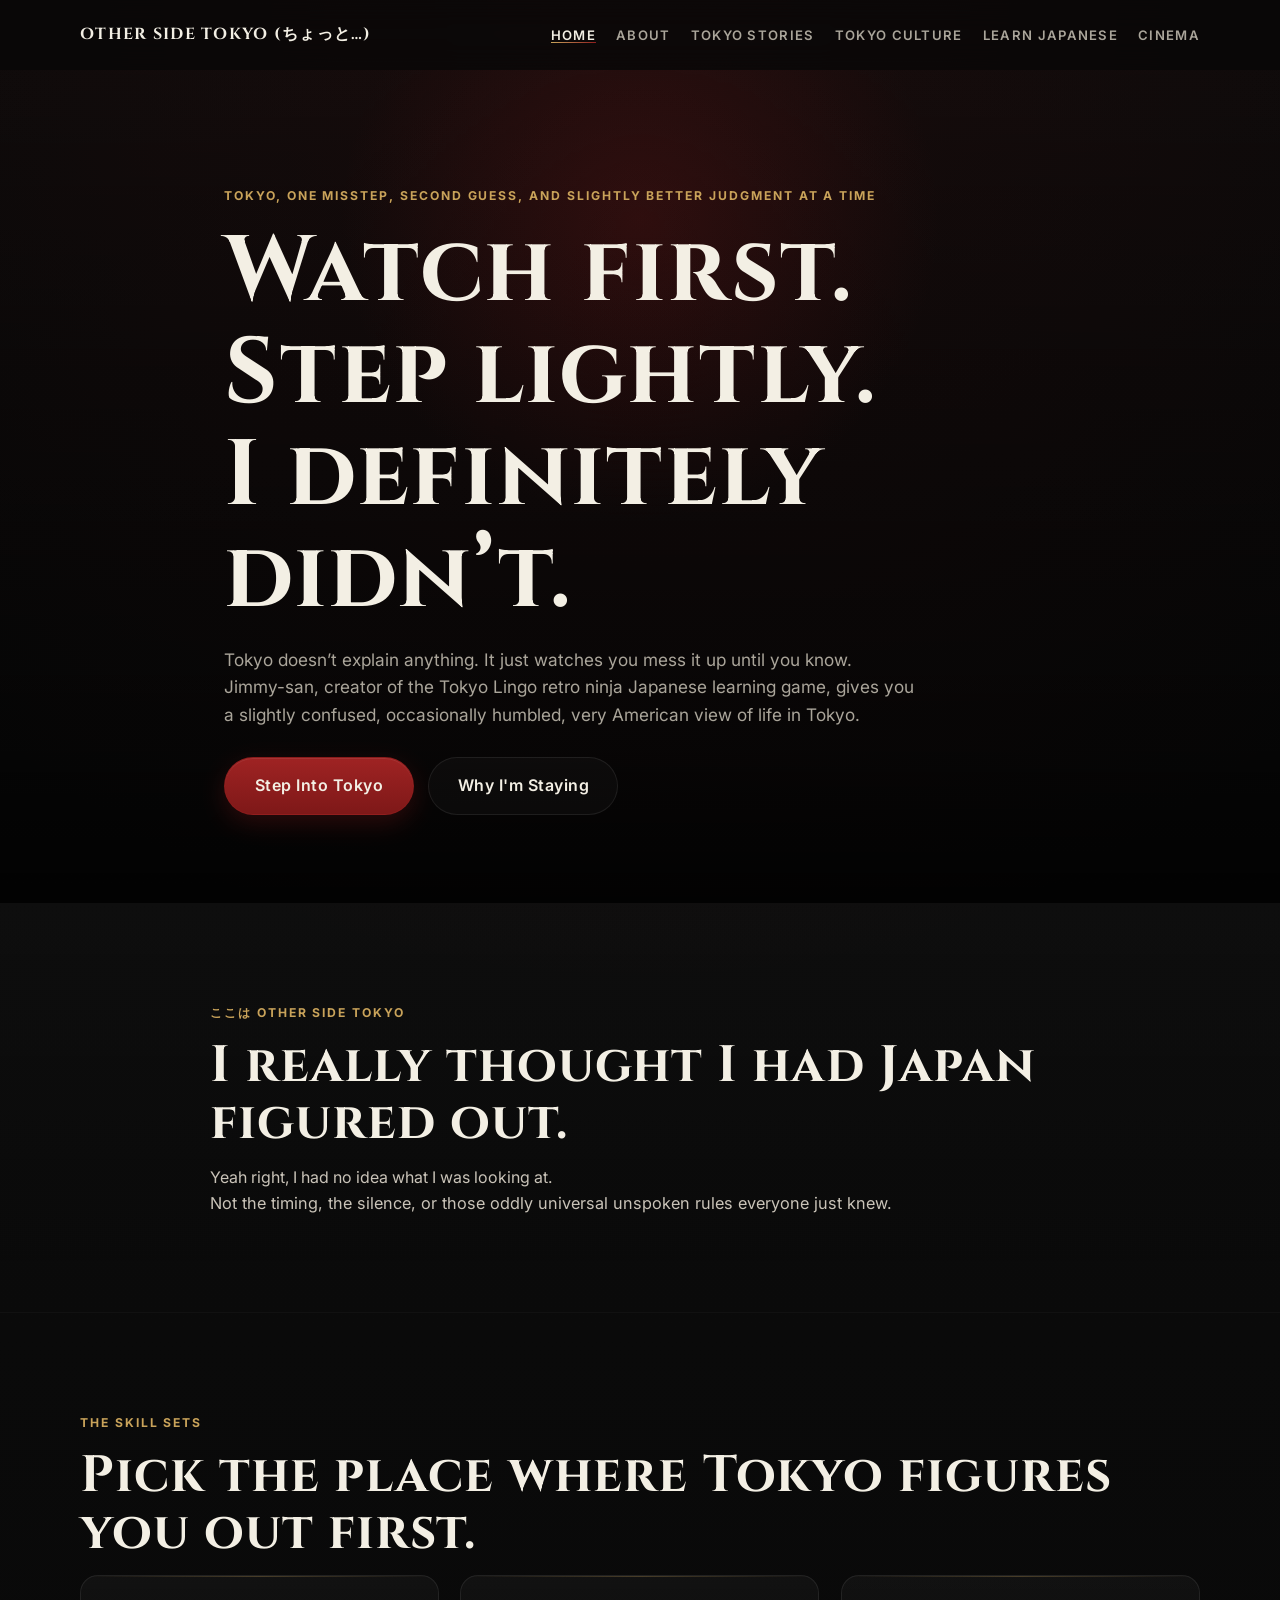
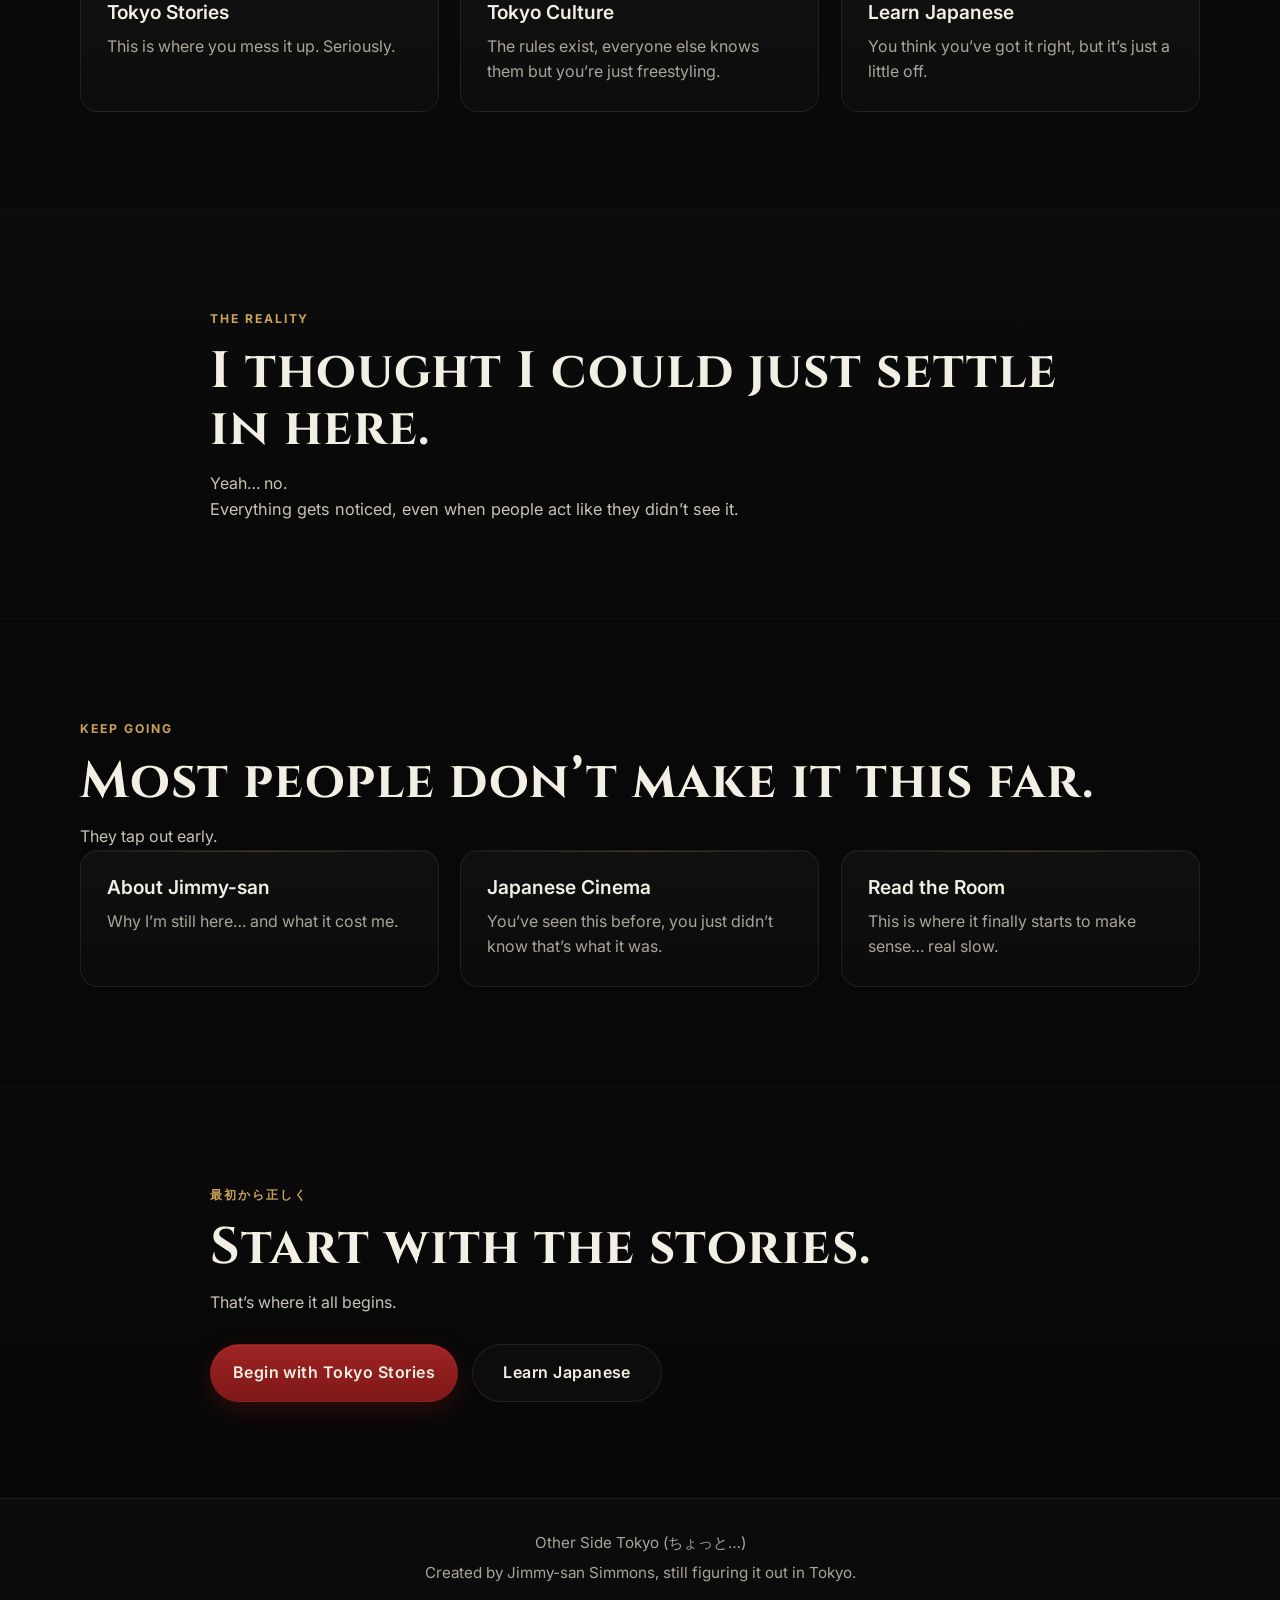
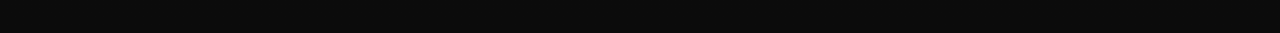
<file: index.html>
<!DOCTYPE html>
<html lang="en">
  <head>
    <meta charset="UTF-8" />
    <meta name="viewport" content="width=device-width, initial-scale=1.0" />
    <title>Other Side Tokyo (ちょっと…)</title>
    <meta
      name="description"
      content="Jimmy-san’s World is a cinematic Tokyo experience exploring Japanese culture, language, cinema, and daily life through the perspective of an American living in Tokyo with his Japanese wife."
    />

    <link rel="preconnect" href="https://fonts.googleapis.com" />
    <link rel="preconnect" href="https://fonts.gstatic.com" crossorigin />
    <link
      href="https://fonts.googleapis.com/css2?family=Cinzel:wght@400;600;700&family=Inter:wght@400;500;600;700&display=swap"
      rel="stylesheet"
    />

    <link rel="stylesheet" href="style.css" />
  </head>

  <body data-page="home">
    <header class="header">
      <div class="container header-inner">
        <a href="index.html" class="logo">Other Side Tokyo (ちょっと…)</a>

        <button
          class="menu-btn"
          id="menuBtn"
          type="button"
          aria-label="Toggle navigation menu"
          aria-expanded="false"
          aria-controls="nav"
        >
          ☰
        </button>

        <nav class="nav" id="nav" aria-label="Main navigation">
          <a href="index.html" data-nav="home">Home</a>
          <a href="about.html" data-nav="about">About</a>
          <a href="tokyo-stories.html" data-nav="tokyo-stories"
            >Tokyo Stories</a
          >
          <a href="tokyo-culture.html" data-nav="tokyo-culture"
            >Tokyo Culture</a
          >
          <a href="learn-japanese.html" data-nav="learn-japanese"
            >Learn Japanese</a
          >
          <a href="japanese-cinema.html" data-nav="japanese-cinema">Cinema</a>
        </nav>
      </div>
    </header>

    <main>
      <section class="hero" data-animate>
        <div class="container hero-inner">
          <p class="tag" data-animate data-delay="0ms">
            Tokyo, one misstep, second guess, and slightly better judgment at a
            time
          </p>

          <h1 data-animate data-delay="100ms">
            Watch first.<br />
            Step lightly.<br />
            I definitely didn’t.
          </h1>

          <p class="sub" data-animate data-delay="180ms">
            Tokyo doesn’t explain anything. It just watches you mess it up until
            you know.
          </p>

          <p class="sub" data-animate data-delay="220ms">
            Jimmy-san, creator of the Tokyo Lingo retro ninja Japanese learning
            game, gives you a slightly confused, occasionally humbled, very
            American view of life in Tokyo.
          </p>

          <div class="actions" data-animate data-delay="260ms">
            <a href="tokyo-stories.html" class="btn primary">Step Into Tokyo</a>
            <a href="about.html" class="btn">Why I'm Staying</a>
          </div>
        </div>
      </section>

      <section class="section intro" data-animate>
        <div class="container">
          <p class="tag">ここは Other Side Tokyo</p>
          <h2>I really thought I had Japan figured out.</h2>
          <p>Yeah right, I had no idea what I was looking at.</p>
          <p>
            Not the timing, the silence, or those oddly universal unspoken rules
            everyone just knew.
          </p>
        </div>
      </section>

      <section class="section chapters" data-animate>
        <div class="container">
          <p class="tag">The skill sets</p>
          <h2>Pick the place where Tokyo figures you out first.</h2>

          <div class="grid">
            <a
              href="tokyo-stories.html"
              class="card"
              data-animate
              data-delay="0ms"
            >
              <h3>Tokyo Stories</h3>
              <p>This is where you mess it up. Seriously.</p>
            </a>

            <a
              href="tokyo-culture.html"
              class="card"
              data-animate
              data-delay="100ms"
            >
              <h3>Tokyo Culture</h3>
              <p>
                The rules exist, everyone else knows them but you’re just
                freestyling.
              </p>
            </a>

            <a
              href="learn-japanese.html"
              class="card"
              data-animate
              data-delay="200ms"
            >
              <h3>Learn Japanese</h3>
              <p>You think you’ve got it right, but it’s just a little off.</p>
            </a>
          </div>
        </div>
      </section>

      <section class="section philosophy" data-animate>
        <div class="container">
          <p class="tag">The reality</p>
          <h2>I thought I could just settle in here.</h2>
          <p>Yeah… no.</p>
          <p>
            Everything gets noticed, even when people act like they didn’t see
            it.
          </p>
        </div>
      </section>

      <section class="section pathways" data-animate>
        <div class="container">
          <p class="tag">Keep going</p>
          <h2>Most people don’t make it this far.</h2>
          <p>They tap out early.</p>
          <div class="grid">
            <a href="about.html" class="card" data-animate data-delay="0ms">
              <h3>About Jimmy-san</h3>
              <p>Why I’m still here… and what it cost me.</p>
            </a>

            <a
              href="japanese-cinema.html"
              class="card"
              data-animate
              data-delay="100ms"
            >
              <h3>Japanese Cinema</h3>
              <p>
                You’ve seen this before, you just didn’t know that’s what it
                was.
              </p>
            </a>

            <a
              href="tokyo-culture.html"
              class="card"
              data-animate
              data-delay="200ms"
            >
              <h3>Read the Room</h3>
              <p>This is where it finally starts to make sense… real slow.</p>
            </a>
          </div>
        </div>
      </section>

      <section class="section closing" data-animate>
        <div class="container">
          <p class="tag">最初から正しく</p>
          <h2>Start with the stories.</h2>
          <p>That’s where it all begins.</p>

          <div class="actions">
            <a href="tokyo-stories.html" class="btn primary"
              >Begin with Tokyo Stories</a
            >
            <a href="learn-japanese.html" class="btn">Learn Japanese</a>
          </div>
        </div>
      </section>
    </main>

    <footer class="footer">
      <div class="container">
        <p>Other Side Tokyo (ちょっと…)</p>
        <p>Created by Jimmy-san Simmons, still figuring it out in Tokyo.</p>
      </div>
    </footer>

    <script src="script.js"></script>
  </body>
</html>
</file>
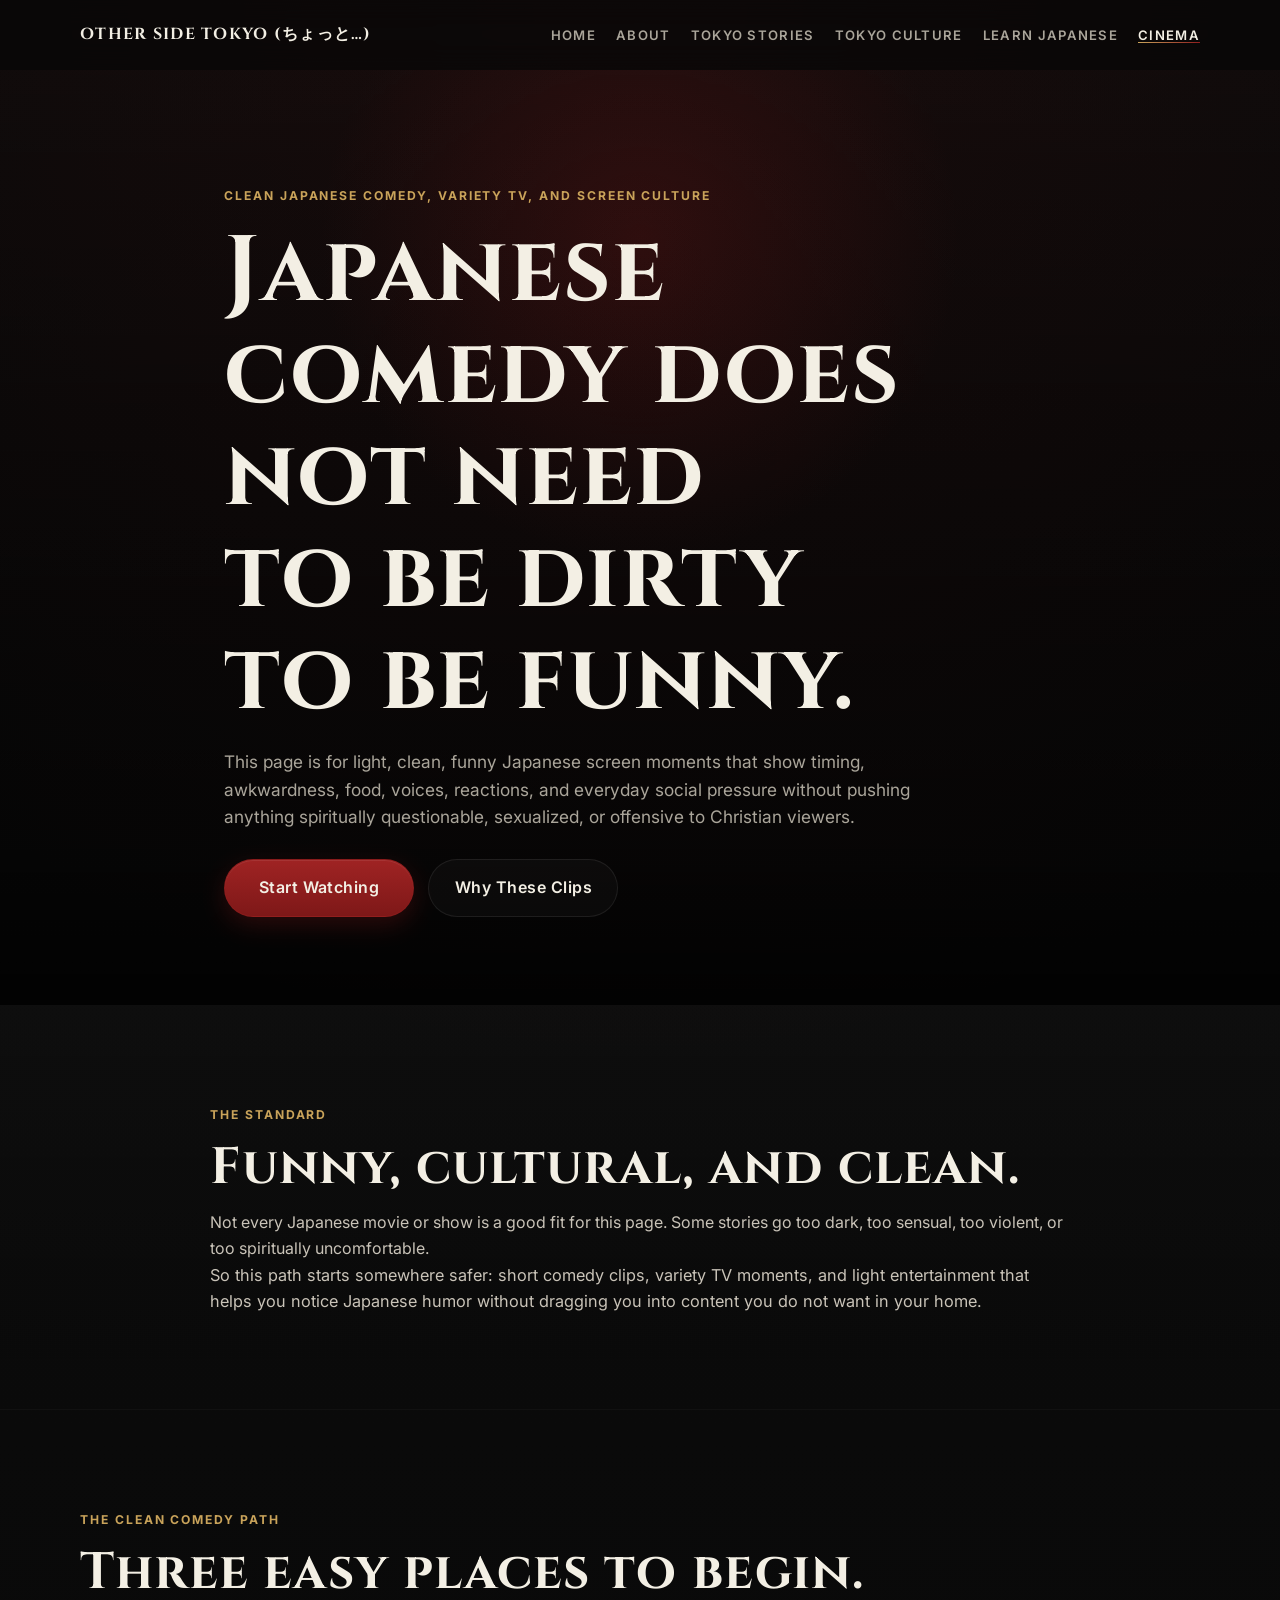
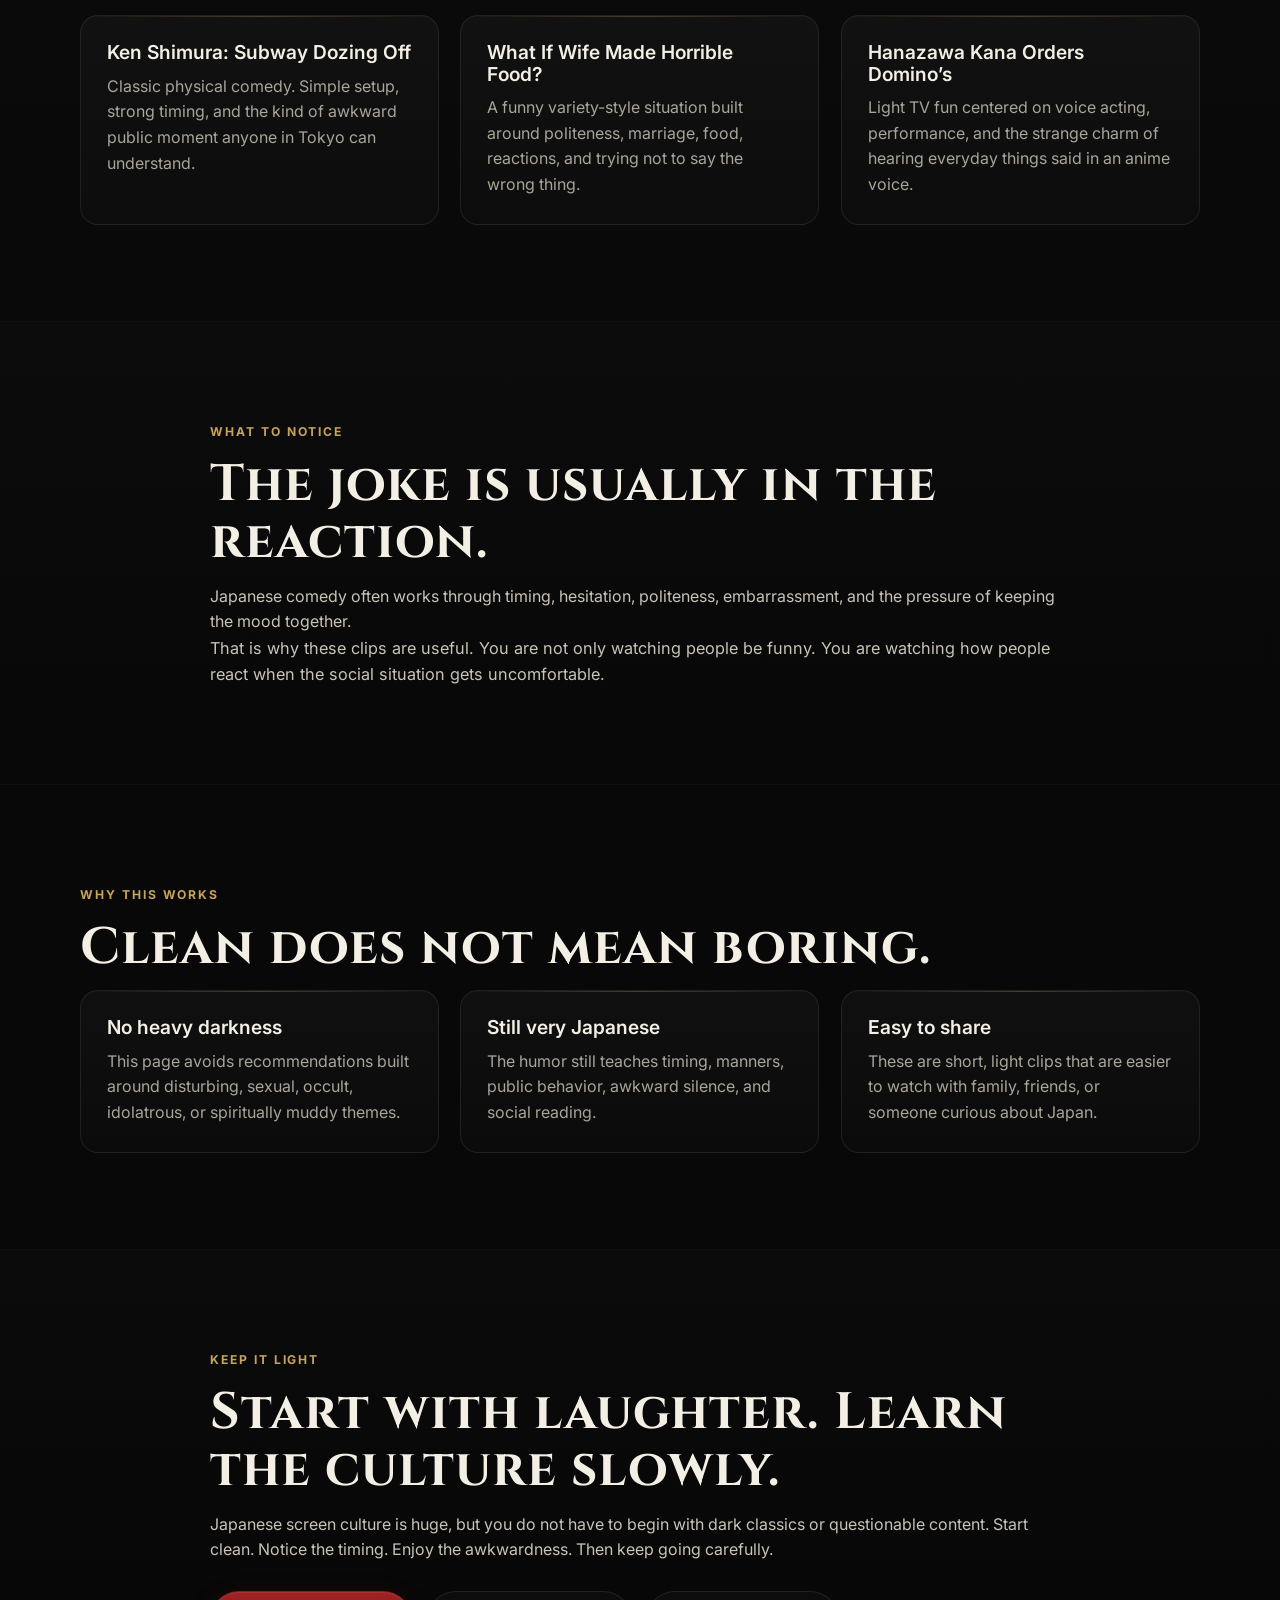
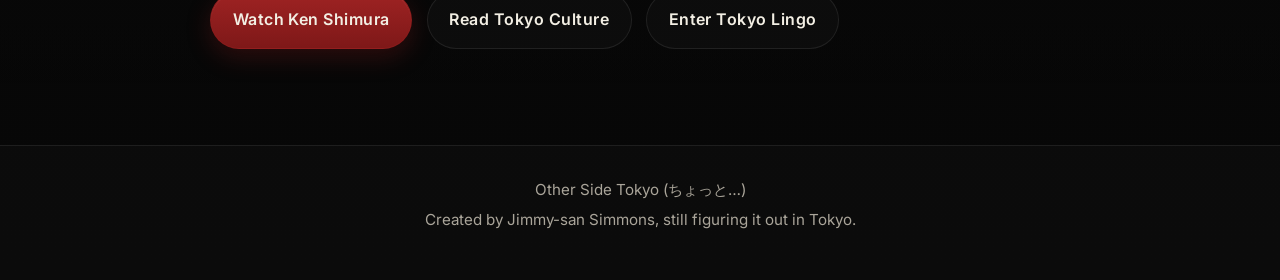
<file: japanese-cinema.html>
<!DOCTYPE html>
<html lang="en">
  <head>
    <meta charset="UTF-8" />
    <meta name="viewport" content="width=device-width, initial-scale=1.0" />
    <title>Clean Japanese Comedy | Other Side Tokyo (ちょっと…)</title>

    <meta
      name="description"
      content="A clean, light, Christian-safe introduction to Japanese comedy, variety TV, and funny screen moments without offensive or spiritually questionable content."
    />

    <link rel="preconnect" href="https://fonts.googleapis.com" />
    <link rel="preconnect" href="https://fonts.gstatic.com" crossorigin />
    <link
      href="https://fonts.googleapis.com/css2?family=Cinzel:wght@400;600;700&family=Inter:wght@400;500;600;700&display=swap"
      rel="stylesheet"
    />

    <link rel="stylesheet" href="style.css" />
  </head>

  <body data-page="japanese-cinema">
    <header class="header">
      <div class="container header-inner">
        <a href="index.html" class="logo">Other Side Tokyo (ちょっと…)</a>

        <button
          class="menu-btn"
          id="menuBtn"
          type="button"
          aria-label="Toggle navigation menu"
          aria-expanded="false"
          aria-controls="nav"
        >
          ☰
        </button>

        <nav class="nav" id="nav" aria-label="Main navigation">
          <a href="index.html" data-nav="home">Home</a>
          <a href="about.html" data-nav="about">About</a>
          <a href="tokyo-stories.html" data-nav="tokyo-stories"
            >Tokyo Stories</a
          >
          <a href="tokyo-culture.html" data-nav="tokyo-culture"
            >Tokyo Culture</a
          >
          <a href="learn-japanese.html" data-nav="learn-japanese"
            >Learn Japanese</a
          >
          <a href="japanese-cinema.html" data-nav="japanese-cinema">Cinema</a>
        </nav>
      </div>
    </header>

    <main>
      <section class="hero" data-animate>
        <div class="container hero-inner">
          <p class="tag" data-animate data-delay="0ms">
            Clean Japanese comedy, variety TV, and screen culture
          </p>

          <h1 data-animate data-delay="100ms">
            Japanese comedy does not need to be dirty to be funny.
          </h1>

          <p class="sub" data-animate data-delay="180ms">
            This page is for light, clean, funny Japanese screen moments that
            show timing, awkwardness, food, voices, reactions, and everyday
            social pressure without pushing anything spiritually questionable,
            sexualized, or offensive to Christian viewers.
          </p>

          <div class="actions" data-animate data-delay="260ms">
            <a href="#start" class="btn primary">Start Watching</a>
            <a href="#guide" class="btn">Why These Clips</a>
          </div>
        </div>
      </section>

      <section class="section intro" id="guide" data-animate>
        <div class="container">
          <p class="tag">The standard</p>

          <h2>Funny, cultural, and clean.</h2>

          <p>
            Not every Japanese movie or show is a good fit for this page. Some
            stories go too dark, too sensual, too violent, or too spiritually
            uncomfortable.
          </p>

          <p>
            So this path starts somewhere safer: short comedy clips, variety TV
            moments, and light entertainment that helps you notice Japanese
            humor without dragging you into content you do not want in your
            home.
          </p>
        </div>
      </section>

      <section class="section chapters" id="start" data-animate>
        <div class="container">
          <p class="tag">The clean comedy path</p>

          <h2>Three easy places to begin.</h2>

          <div class="grid">
            <a
              href="https://www.youtube.com/watch?v=A5sxSZL4s7I"
              class="card"
              target="_blank"
              rel="noopener noreferrer"
              data-animate
              data-delay="0ms"
            >
              <h3>Ken Shimura: Subway Dozing Off</h3>
              <p>
                Classic physical comedy. Simple setup, strong timing, and the
                kind of awkward public moment anyone in Tokyo can understand.
              </p>
            </a>

            <a
              href="https://www.youtube.com/watch?v=wZGx-jUgA94&t=7"
              class="card"
              target="_blank"
              rel="noopener noreferrer"
              data-animate
              data-delay="100ms"
            >
              <h3>What If Wife Made Horrible Food?</h3>
              <p>
                A funny variety-style situation built around politeness,
                marriage, food, reactions, and trying not to say the wrong
                thing.
              </p>
            </a>

            <a
              href="https://www.youtube.com/watch?v=h0xaCoZyw2g"
              class="card"
              target="_blank"
              rel="noopener noreferrer"
              data-animate
              data-delay="200ms"
            >
              <h3>Hanazawa Kana Orders Domino’s</h3>
              <p>
                Light TV fun centered on voice acting, performance, and the
                strange charm of hearing everyday things said in an anime voice.
              </p>
            </a>
          </div>
        </div>
      </section>

      <section class="section philosophy" data-animate>
        <div class="container">
          <p class="tag">What to notice</p>

          <h2>The joke is usually in the reaction.</h2>

          <p>
            Japanese comedy often works through timing, hesitation, politeness,
            embarrassment, and the pressure of keeping the mood together.
          </p>

          <p>
            That is why these clips are useful. You are not only watching people
            be funny. You are watching how people react when the social
            situation gets uncomfortable.
          </p>
        </div>
      </section>

      <section class="section pathways" data-animate>
        <div class="container">
          <p class="tag">Why this works</p>

          <h2>Clean does not mean boring.</h2>

          <div class="grid">
            <div class="card" data-animate data-delay="0ms">
              <h3>No heavy darkness</h3>
              <p>
                This page avoids recommendations built around disturbing,
                sexual, occult, idolatrous, or spiritually muddy themes.
              </p>
            </div>

            <div class="card" data-animate data-delay="100ms">
              <h3>Still very Japanese</h3>
              <p>
                The humor still teaches timing, manners, public behavior,
                awkward silence, and social reading.
              </p>
            </div>

            <div class="card" data-animate data-delay="200ms">
              <h3>Easy to share</h3>
              <p>
                These are short, light clips that are easier to watch with
                family, friends, or someone curious about Japan.
              </p>
            </div>
          </div>
        </div>
      </section>

      <section class="section closing" data-animate>
        <div class="container">
          <p class="tag">Keep it light</p>

          <h2>Start with laughter. Learn the culture slowly.</h2>

          <p>
            Japanese screen culture is huge, but you do not have to begin with
            dark classics or questionable content. Start clean. Notice the
            timing. Enjoy the awkwardness. Then keep going carefully.
          </p>

          <div class="actions">
            <a
              href="https://www.youtube.com/watch?v=A5sxSZL4s7I"
              class="btn primary"
              target="_blank"
              rel="noopener noreferrer"
              >Watch Ken Shimura</a
            >
            <a href="tokyo-culture.html" class="btn">Read Tokyo Culture</a>
            <a
              href="https://desukara.github.io/japanese-learning-site/"
              class="btn"
              target="_blank"
              rel="noopener noreferrer"
              >Enter Tokyo Lingo</a
            >
          </div>
        </div>
      </section>
    </main>

    <footer class="footer">
      <div class="container">
        <p>Other Side Tokyo (ちょっと…)</p>
        <p>Created by Jimmy-san Simmons, still figuring it out in Tokyo.</p>
      </div>
    </footer>

    <script src="script.js"></script>
  </body>
</html>
</file>
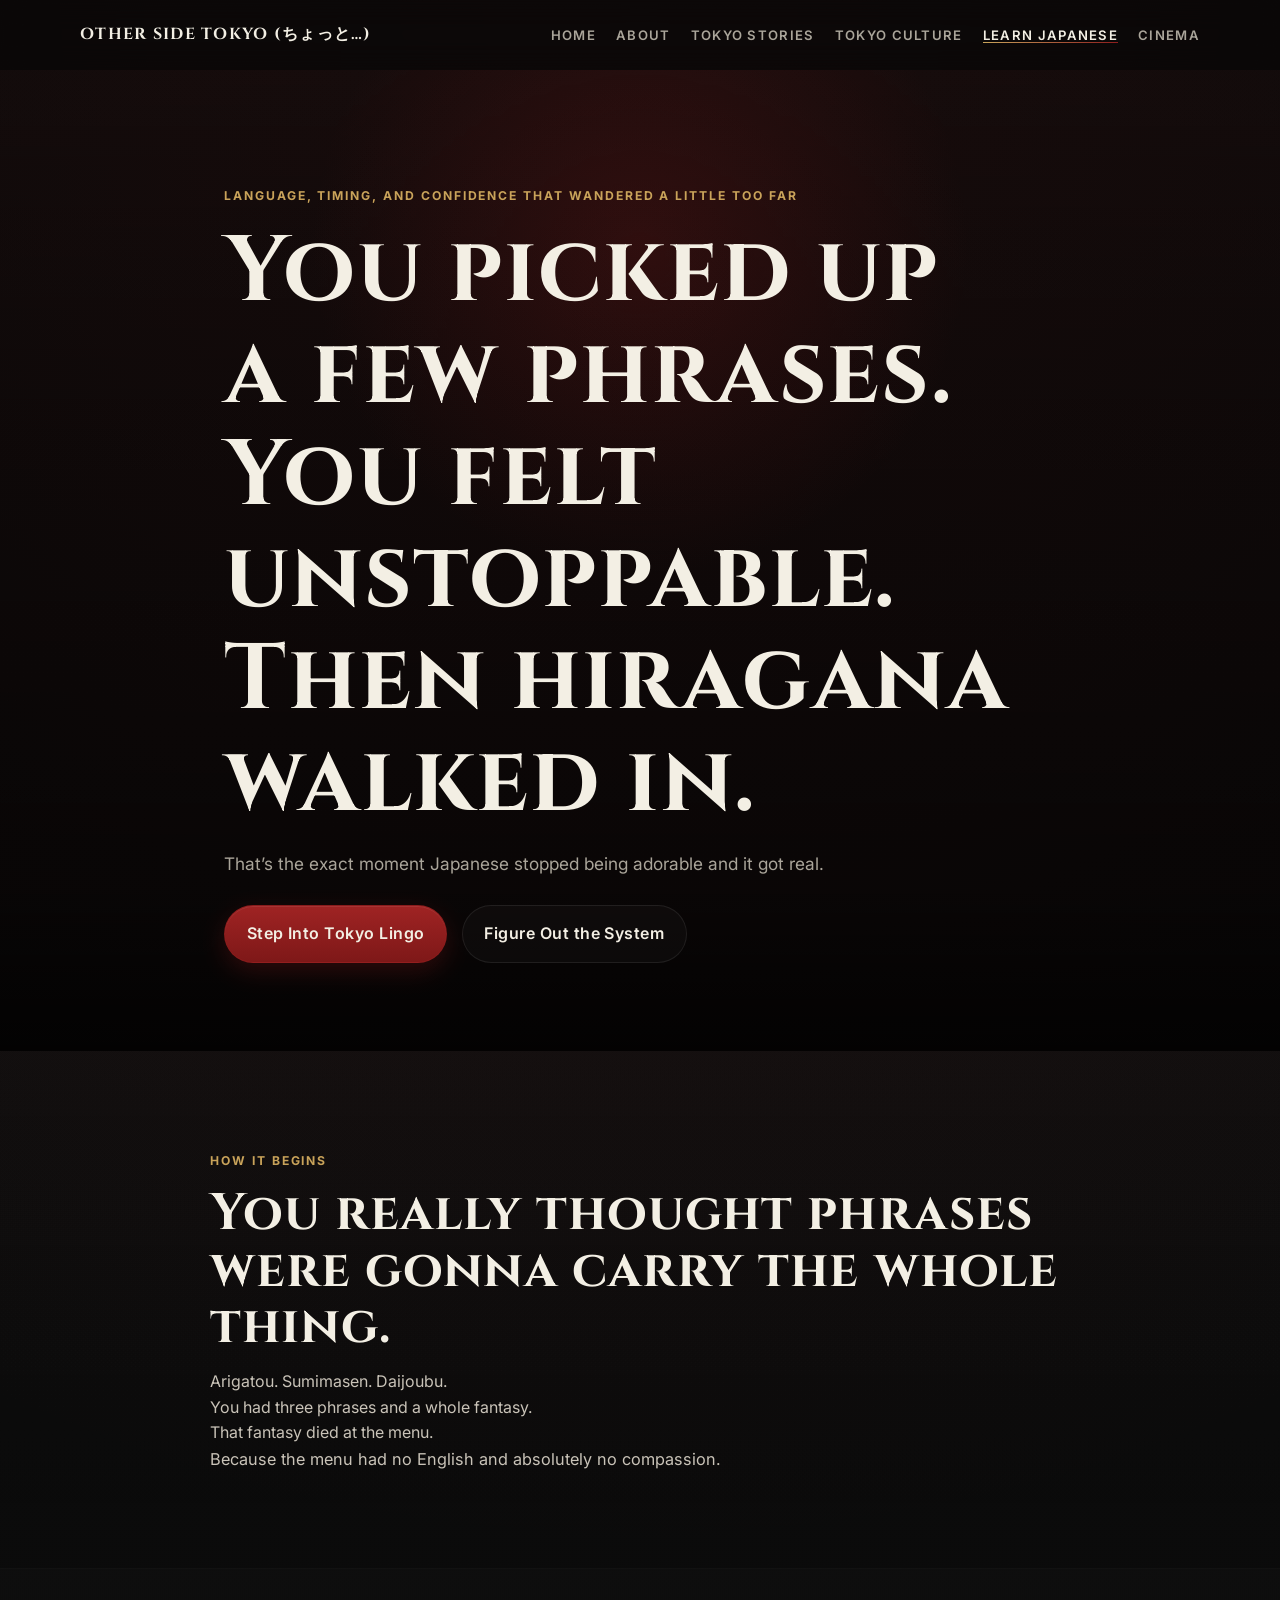
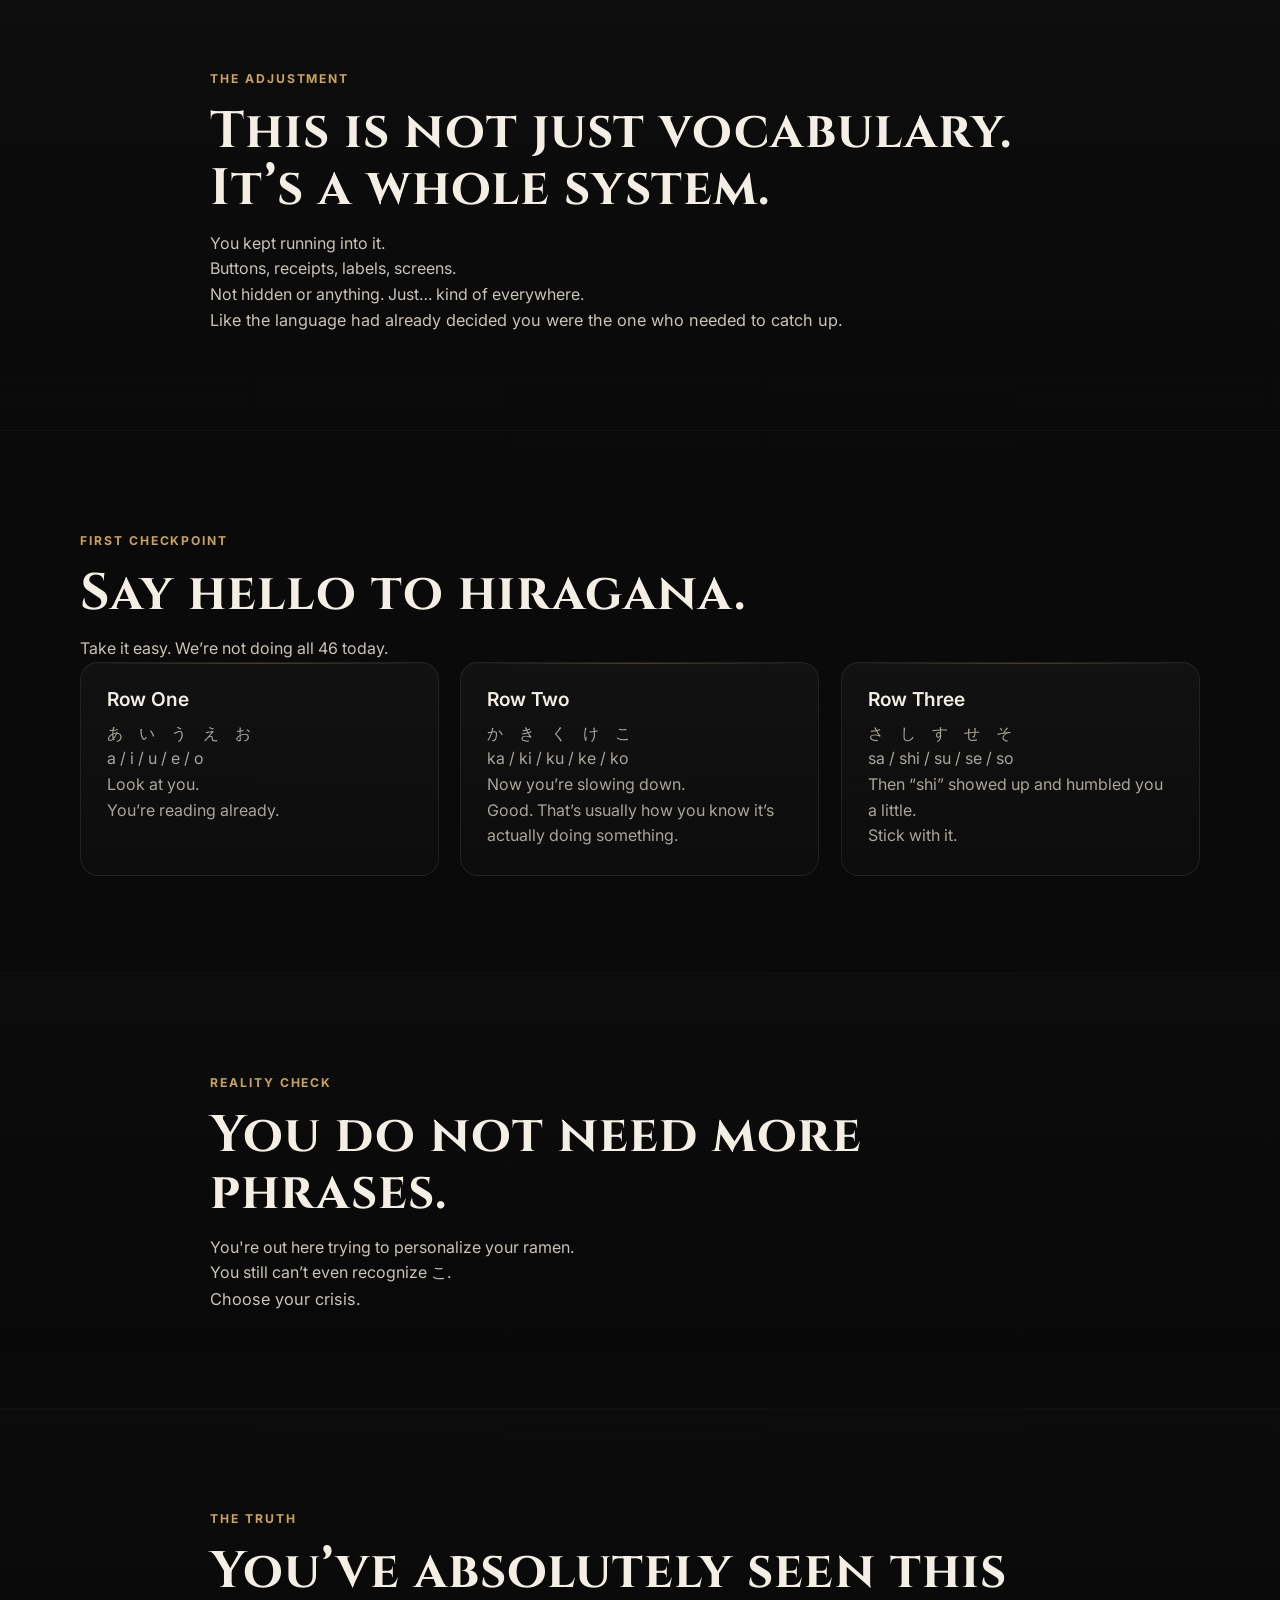
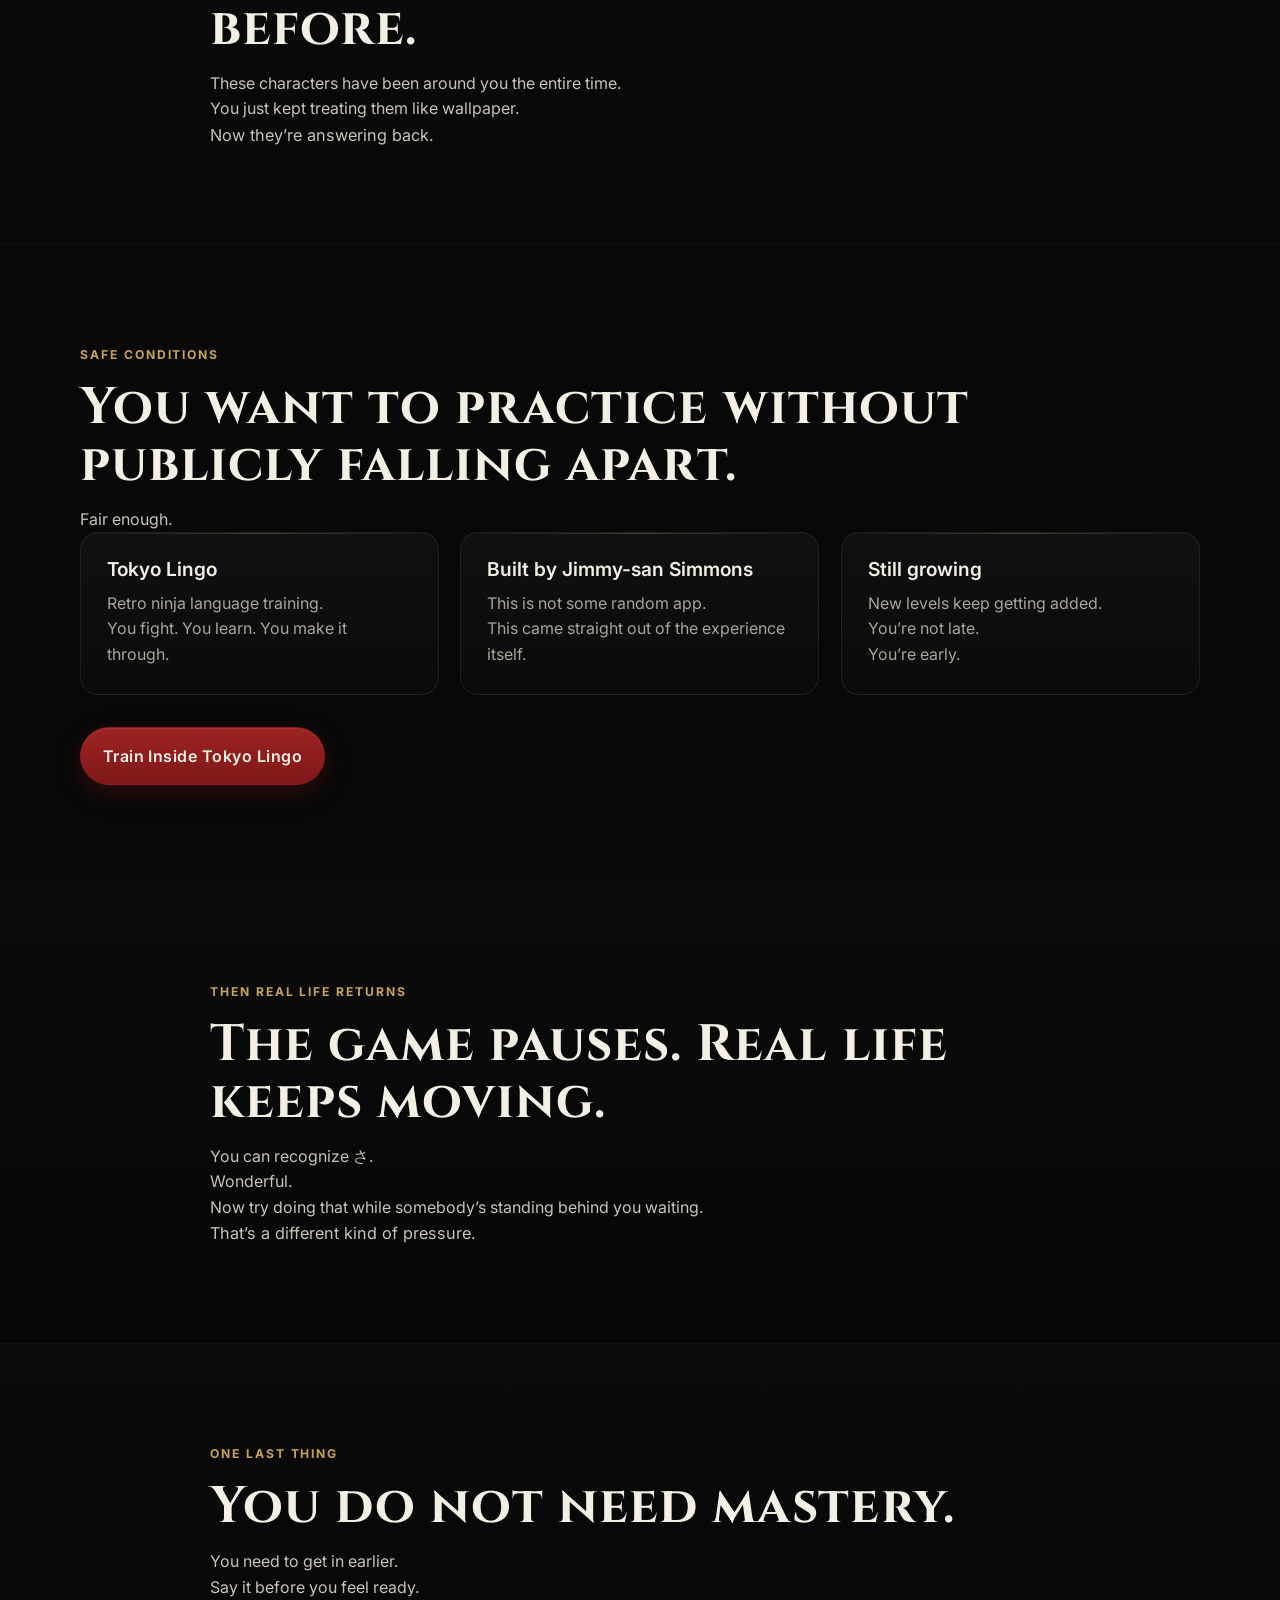
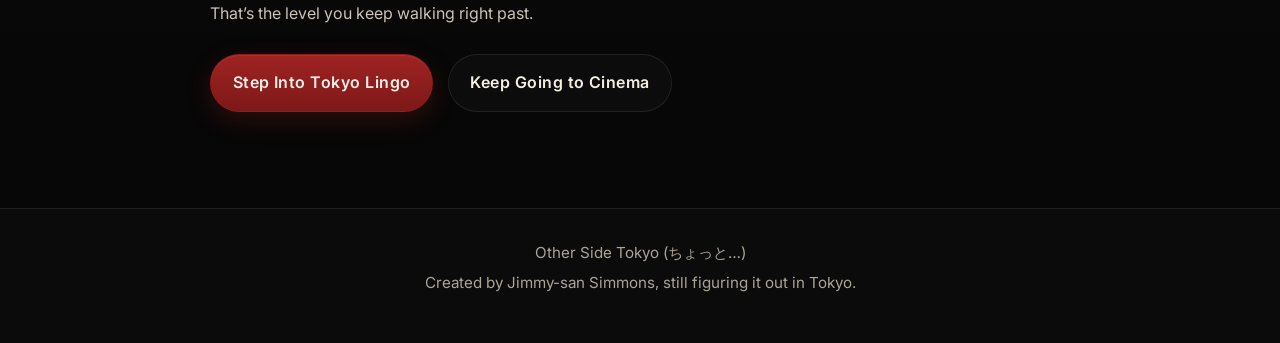
<file: learn-japanese.html>
<!DOCTYPE html>
<html lang="en">
  <head>
    <meta charset="UTF-8" />
    <meta name="viewport" content="width=device-width, initial-scale=1.0" />
    <title>Learn Japanese | Other Side Tokyo (ちょっと…)</title>
    <meta
      name="description"
      content="Learn Japanese through Jimmy-san’s World: hiragana, timing, hesitation, and the quiet realization that phrases were never enough."
    />

    <link rel="preconnect" href="https://fonts.googleapis.com" />
    <link rel="preconnect" href="https://fonts.gstatic.com" crossorigin />
    <link
      href="https://fonts.googleapis.com/css2?family=Cinzel:wght@400;600;700&family=Inter:wght@400;500;600;700&display=swap"
      rel="stylesheet"
    />

    <link rel="stylesheet" href="style.css" />
  </head>

  <body data-page="learn-japanese">
    <header class="header">
      <div class="container header-inner">
        <a href="index.html" class="logo">Other Side Tokyo (ちょっと…)</a>

        <button
          class="menu-btn"
          id="menuBtn"
          type="button"
          aria-label="Toggle navigation menu"
          aria-expanded="false"
          aria-controls="nav"
        >
          ☰
        </button>

        <nav class="nav" id="nav" aria-label="Main navigation">
          <a href="index.html" data-nav="home">Home</a>
          <a href="about.html" data-nav="about">About</a>
          <a href="tokyo-stories.html" data-nav="tokyo-stories"
            >Tokyo Stories</a
          >
          <a href="tokyo-culture.html" data-nav="tokyo-culture"
            >Tokyo Culture</a
          >
          <a href="learn-japanese.html" data-nav="learn-japanese"
            >Learn Japanese</a
          >
          <a href="japanese-cinema.html" data-nav="japanese-cinema">Cinema</a>
        </nav>
      </div>
    </header>

    <main>
      <!-- HERO -->
      <section class="hero" data-animate>
        <div class="container hero-inner">
          <p class="tag" data-animate data-delay="0ms">
            Language, timing, and confidence that wandered a little too far
          </p>

          <h1 data-animate data-delay="100ms">
            You picked up a few phrases.<br />
            You felt unstoppable.<br />
            Then hiragana walked in.
          </h1>

          <p class="sub" data-animate data-delay="180ms">
            That’s the exact moment Japanese stopped being adorable and it got real.
          </p>

          <div class="actions" data-animate data-delay="260ms">
            <a
              href="https://desukara.github.io/japanese-learning-site/"
              class="btn primary"
            >
              Step Into Tokyo Lingo
            </a>
            <a href="tokyo-culture.html" class="btn"> Figure Out the System </a>
          </div>
        </div>
      </section>

      <!-- PHRASE LIE -->
      <section class="section intro" data-animate>
        <div class="container">
          <p class="tag">How it begins</p>
          <h2>You really thought phrases were gonna carry the whole thing.</h2>
          <p>Arigatou. Sumimasen. Daijoubu.</p>
          <p>You had three phrases and a whole fantasy.</p>
          <p>That fantasy died at the menu.</p>
          <p>Because the menu had no English and absolutely no compassion.</p>
        </div>
      </section>

      <!-- REALIZATION -->
      <section class="section philosophy" data-animate>
        <div class="container">
          <p class="tag">The adjustment</p>
          <h2>This is not just vocabulary. It’s a whole system.</h2>
          <p>You kept running into it.</p>
          <p>Buttons, receipts, labels, screens.</p>
          <p>Not hidden or anything. Just… kind of everywhere.</p>
          <p>
            Like the language had already decided you were the one who needed to
            catch up.
          </p>
        </div>
      </section>

      <!-- HIRAGANA INTRO -->
      <section class="section chapters" data-animate>
        <div class="container">
          <p class="tag">First checkpoint</p>
          <h2>Say hello to hiragana.</h2>
          <p>Take it easy. We’re not doing all 46 today.</p>

          <div class="grid">
            <div class="card" data-animate data-delay="0ms">
              <h3>Row One</h3>
              <p>あ　い　う　え　お</p>
              <p>a / i / u / e / o</p>
              <p>Look at you.</p>
              <p>You’re reading already.</p>
            </div>

            <div class="card" data-animate data-delay="100ms">
              <h3>Row Two</h3>
              <p>か　き　く　け　こ</p>
              <p>ka / ki / ku / ke / ko</p>
              <p>Now you’re slowing down.</p>
              <p>
                Good. That’s usually how you know it’s actually doing something.
              </p>
            </div>

            <div class="card" data-animate data-delay="200ms">
              <h3>Row Three</h3>
              <p>さ　し　す　せ　そ</p>
              <p>sa / shi / su / se / so</p>
              <p>Then “shi” showed up and humbled you a little.</p>
              <p>Stick with it.</p>
            </div>
          </div>
        </div>
      </section>

      <!-- MADEA CHECK -->
      <section class="section intro" data-animate>
        <div class="container">
          <p class="tag">Reality check</p>
          <h2>You do not need more phrases.</h2>
          <p>You're out here trying to personalize your ramen.</p>
          <p>You still can’t even recognize こ.</p>
          <p>Choose your crisis.</p>
        </div>
      </section>

      <!-- RECOGNITION -->
      <section class="section philosophy" data-animate>
        <div class="container">
          <p class="tag">The truth</p>
          <h2>You’ve absolutely seen this before.</h2>
          <p>These characters have been around you the entire time.</p>
          <p>You just kept treating them like wallpaper.</p>
          <p>Now they’re answering back.</p>
        </div>
      </section>

      <!-- TOKYO LINGO -->
      <section class="section pathways" data-animate>
        <div class="container">
          <p class="tag">Safe conditions</p>
          <h2>You want to practice without publicly falling apart.</h2>
          <p>Fair enough.</p>

          <div class="grid">
            <a
              href="https://desukara.github.io/japanese-learning-site/"
              class="card"
              data-animate
              data-delay="0ms"
            >
              <h3>Tokyo Lingo</h3>
              <p>Retro ninja language training.</p>
              <p>You fight. You learn. You make it through.</p>
            </a>

            <div class="card" data-animate data-delay="100ms">
              <h3>Built by Jimmy-san Simmons</h3>
              <p>This is not some random app.</p>
              <p>This came straight out of the experience itself.</p>
            </div>

            <div class="card" data-animate data-delay="200ms">
              <h3>Still growing</h3>
              <p>New levels keep getting added.</p>
              <p>You’re not late.</p>
              <p>You’re early.</p>
            </div>
          </div>

          <div class="actions" style="margin-top: 2rem">
            <a
              href="https://desukara.github.io/japanese-learning-site/"
              class="btn primary"
            >
              Train Inside Tokyo Lingo
            </a>
          </div>
        </div>
      </section>

      <!-- SNAP BACK -->
      <section class="section philosophy" data-animate>
        <div class="container">
          <p class="tag">Then real life returns</p>
          <h2>The game pauses. Real life keeps moving.</h2>
          <p>You can recognize さ.</p>
          <p>Wonderful.</p>
          <p>
            Now try doing that while somebody’s standing behind you waiting.
          </p>
          <p>That’s a different kind of pressure.</p>
        </div>
      </section>

      <!-- CLOSING -->
      <section class="section closing" data-animate>
        <div class="container">
          <p class="tag">One last thing</p>
          <h2>You do not need mastery.</h2>
          <p>You need to get in earlier.</p>
          <p>Say it before you feel ready.</p>
          <p>That’s the level you keep walking right past.</p>

          <div class="actions">
            <a
              href="https://desukara.github.io/japanese-learning-site/"
              class="btn primary"
            >
              Step Into Tokyo Lingo
            </a>
            <a href="japanese-cinema.html" class="btn">
              Keep Going to Cinema
            </a>
          </div>
        </div>
      </section>
    </main>

    <footer class="footer">
      <div class="container">
        <p>Other Side Tokyo (ちょっと…)</p>
        <p>Created by Jimmy-san Simmons, still figuring it out in Tokyo.</p>
      </div>
    </footer>

    <script src="script.js"></script>
  </body>
</html>
</file>
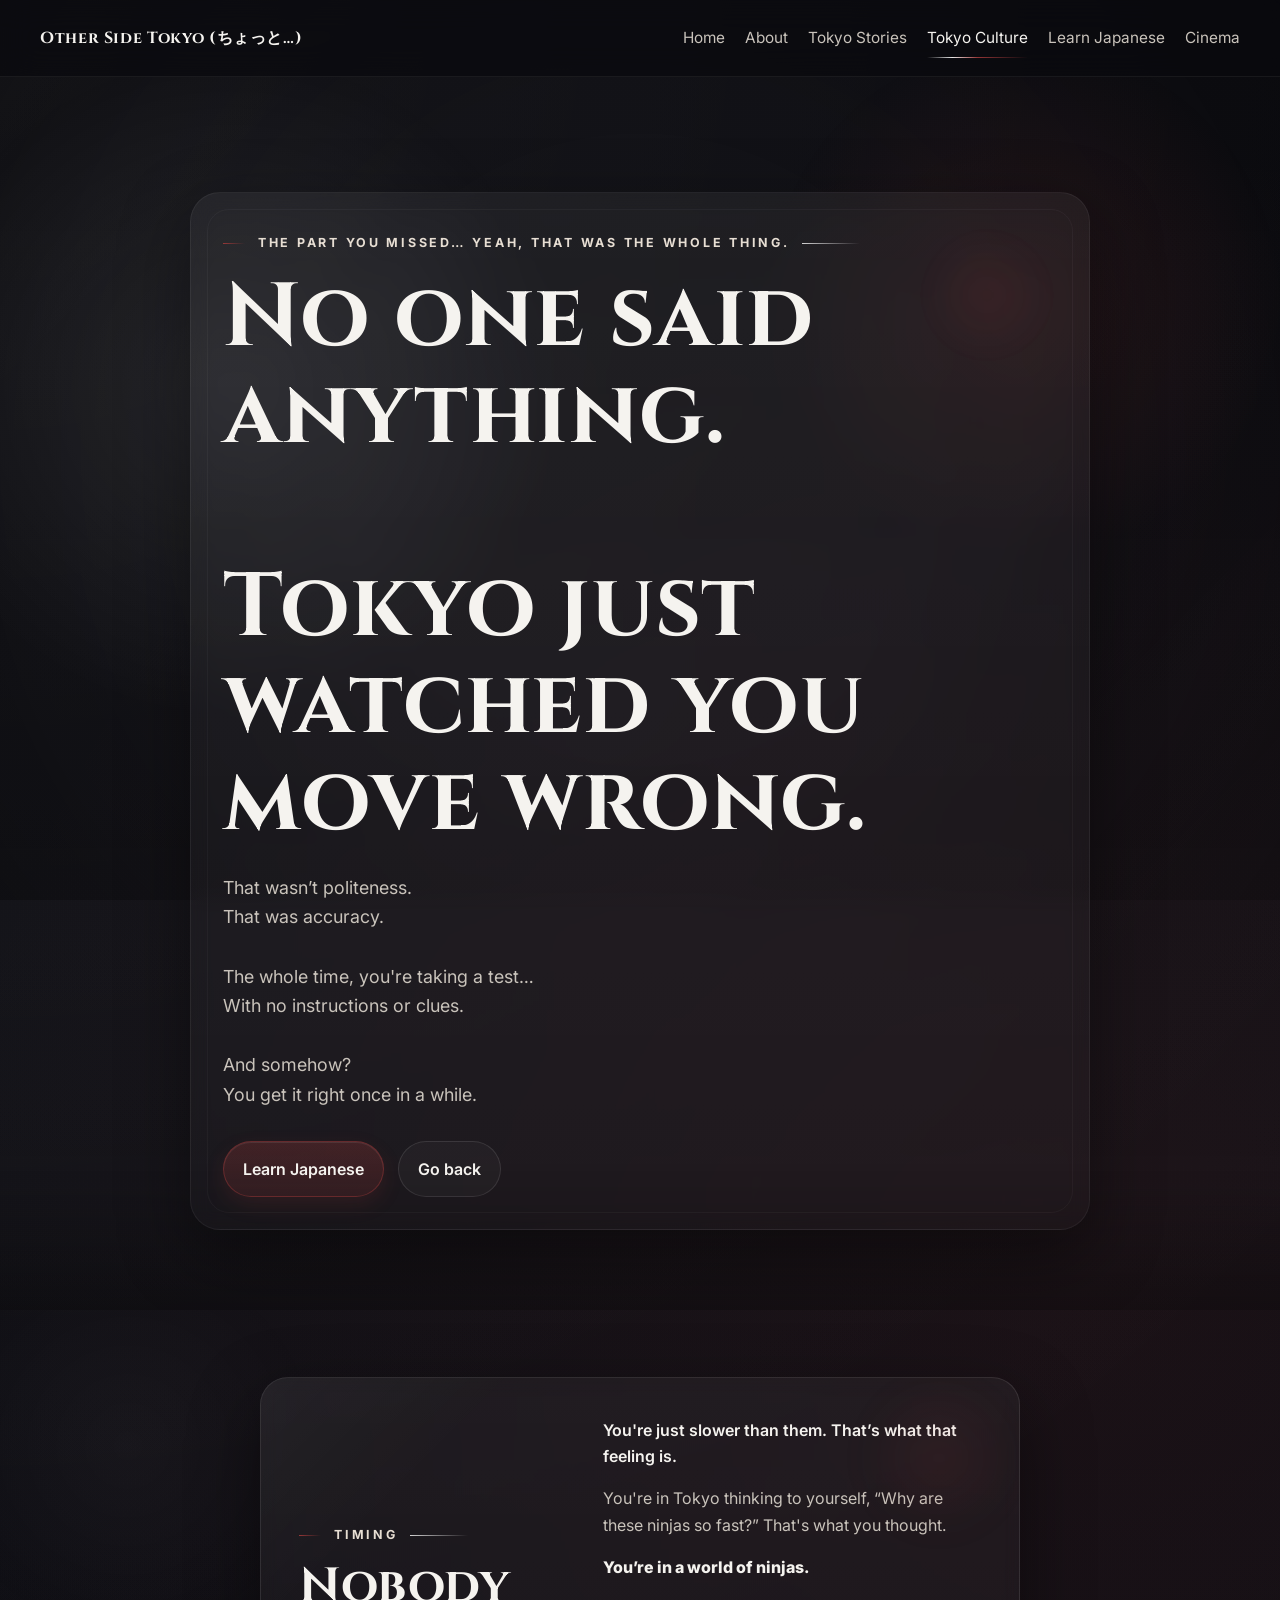
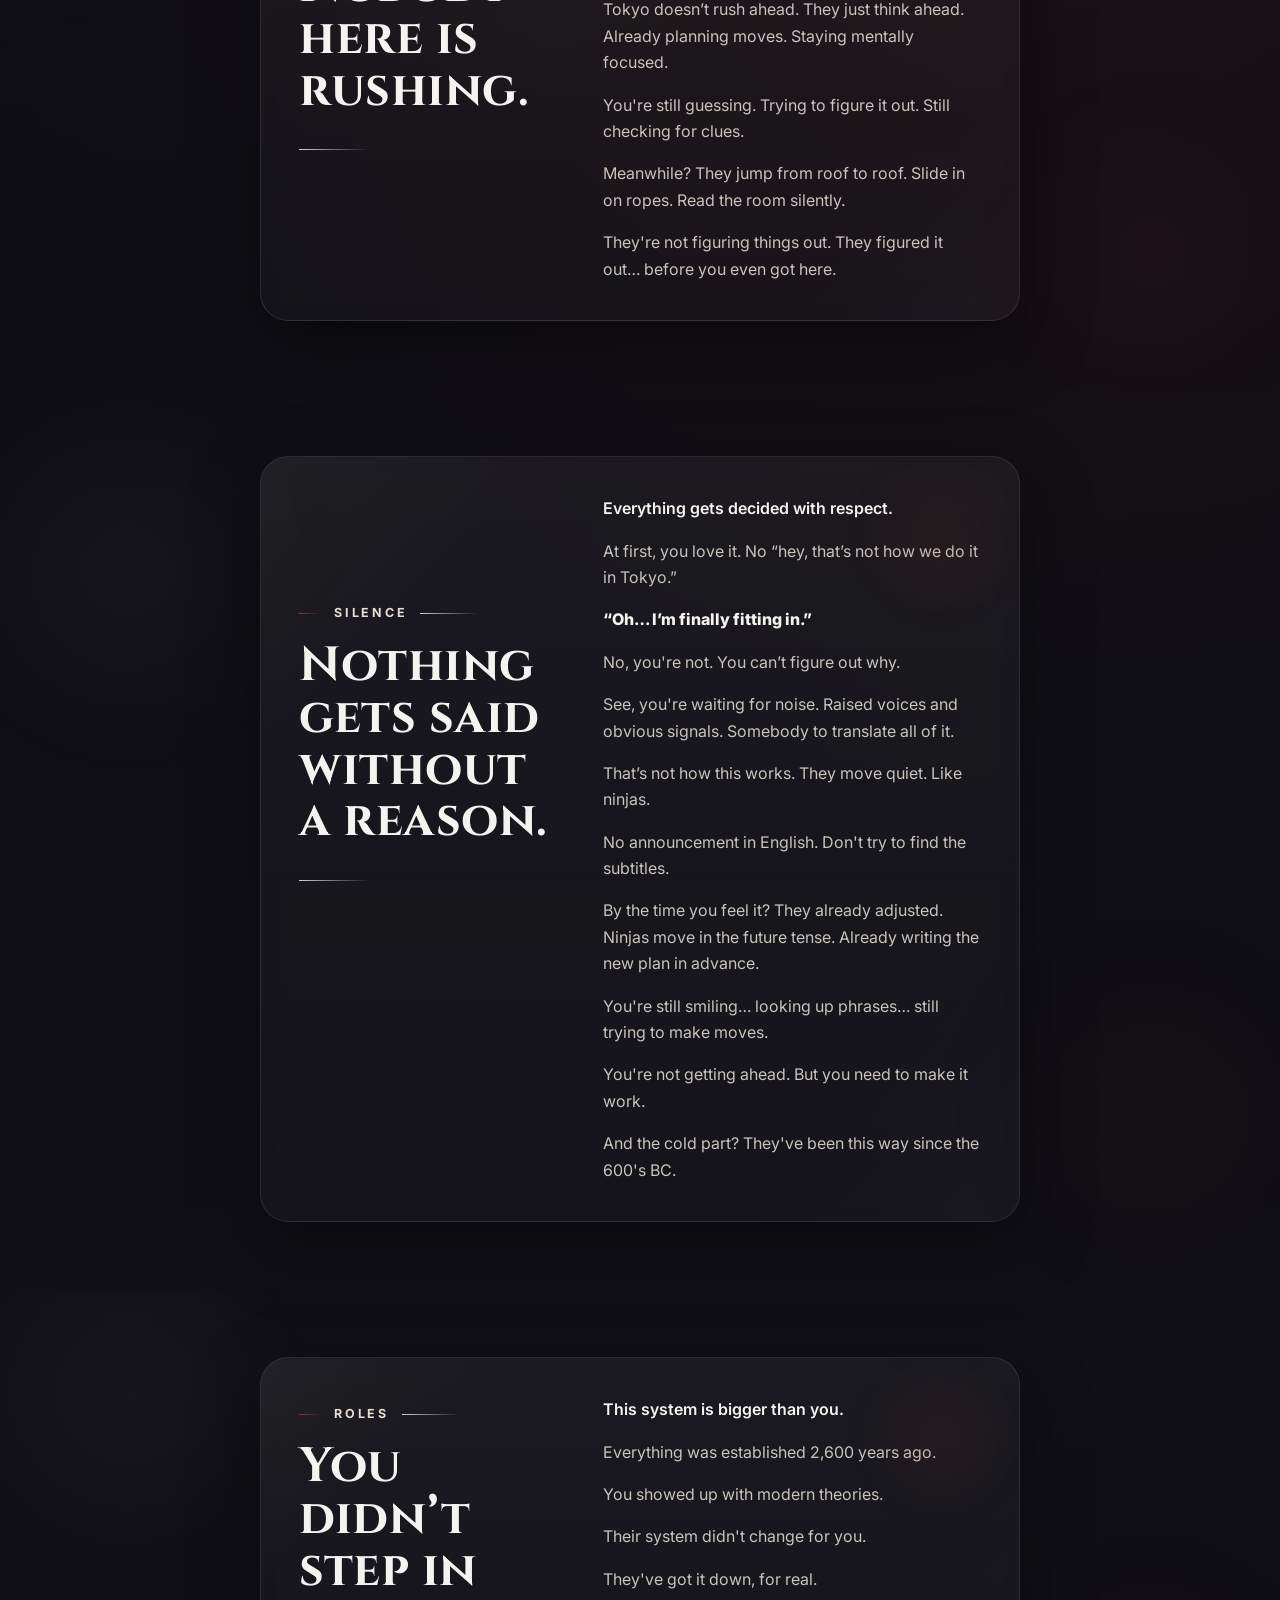
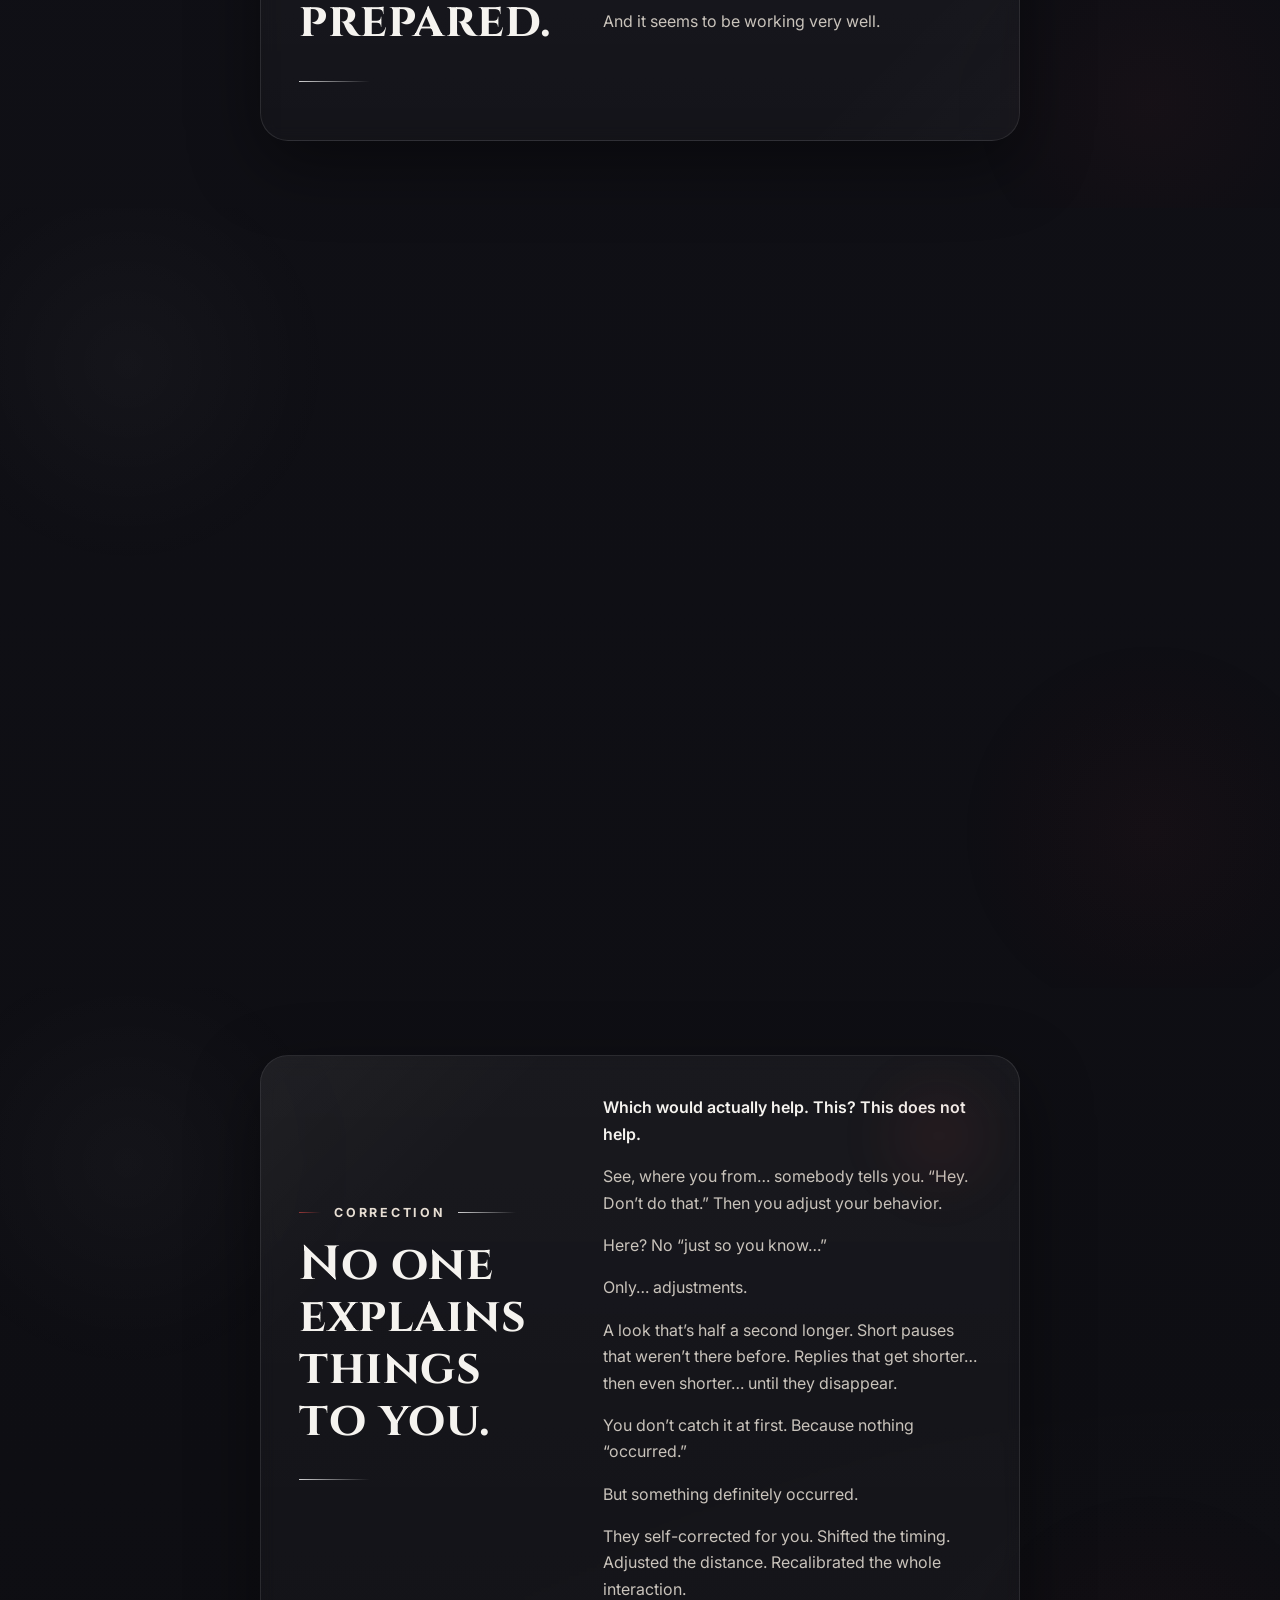
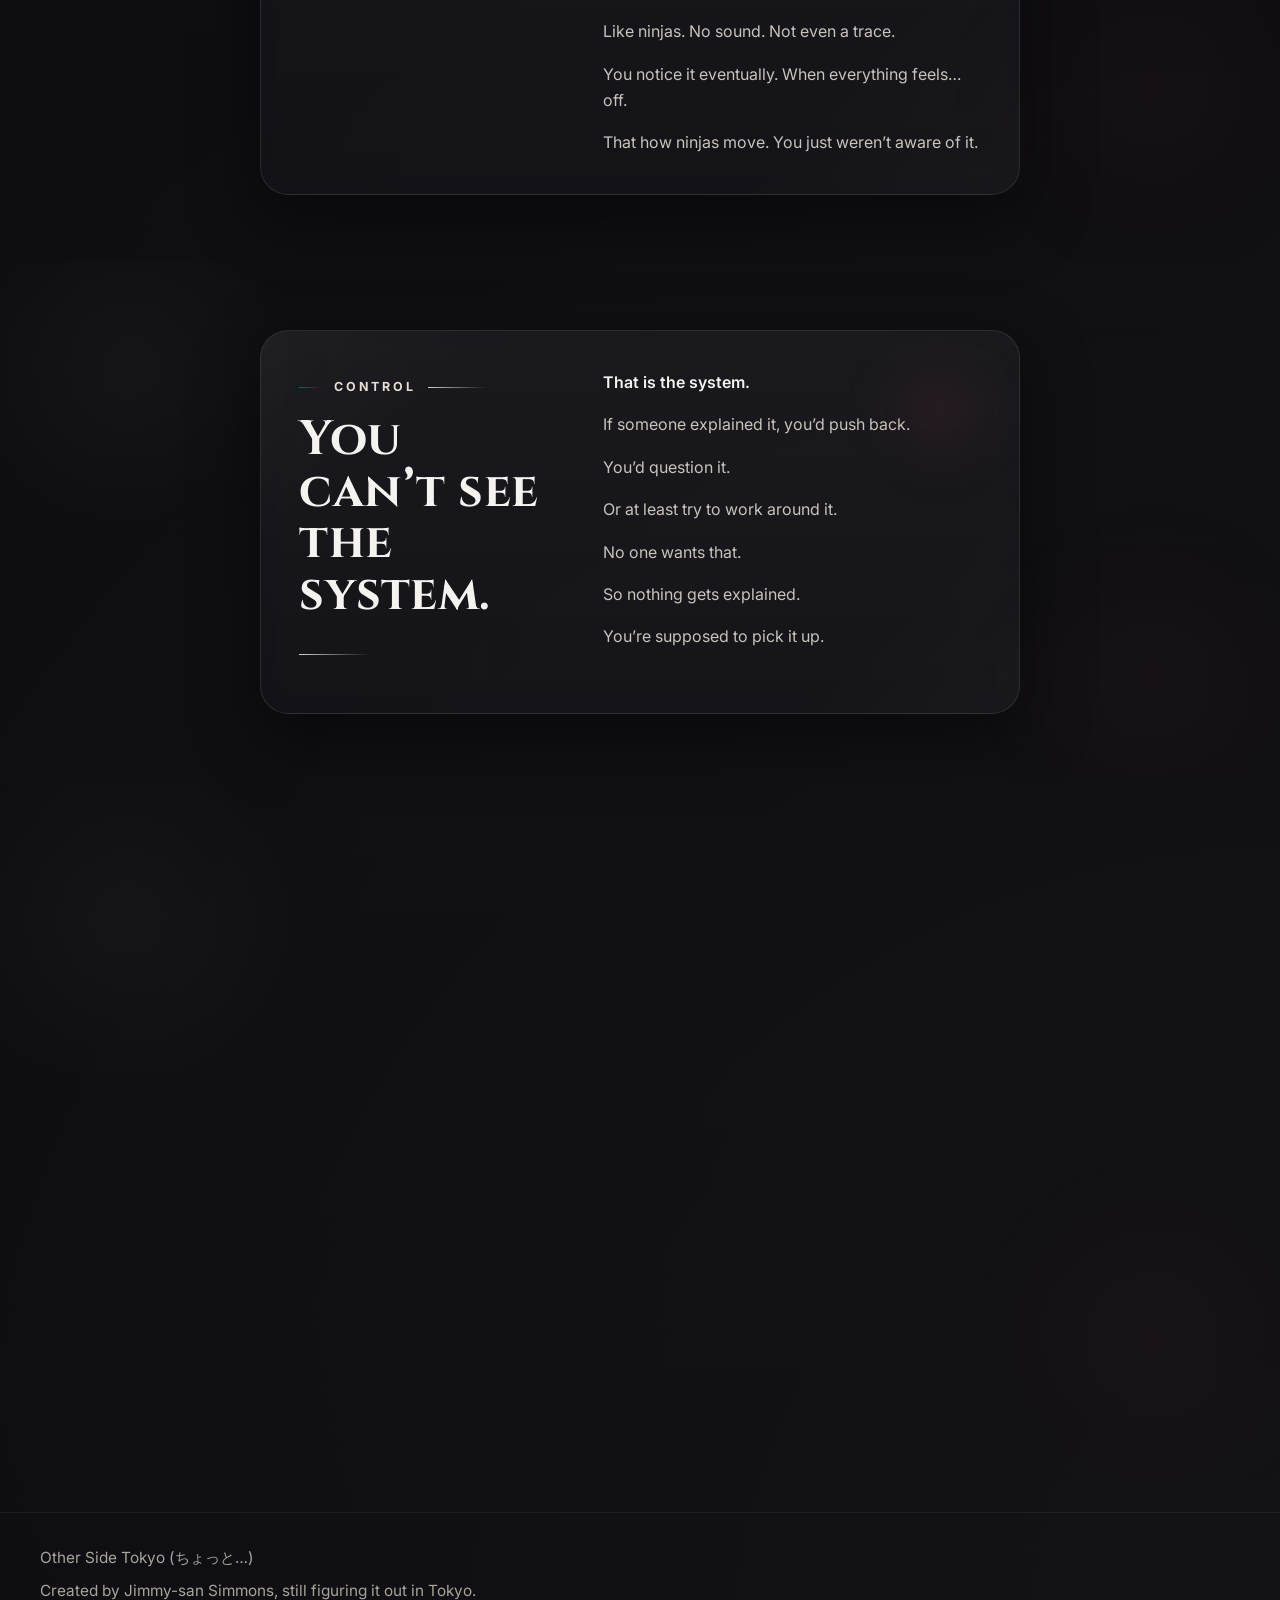
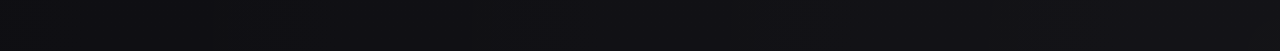
<file: tokyo-culture.html>
<!DOCTYPE html>
<html lang="en">
  <head>
    <meta charset="UTF-8" />
    <meta name="viewport" content="width=device-width, initial-scale=1.0" />
    <title>Tokyo Culture | Other Side Tokyo (ちょっと…)</title>
    <meta
      name="description"
      content="You thought Tokyo felt random. It’s not. This is the structure behind the quiet, the timing, and all the rules nobody says out loud."
    />

    <link rel="preconnect" href="https://fonts.googleapis.com" />
    <link rel="preconnect" href="https://fonts.gstatic.com" crossorigin />
    <link
      href="https://fonts.googleapis.com/css2?family=Cinzel:wght@400;600;700&family=Inter:wght@400;500;600;700;800&display=swap"
      rel="stylesheet"
    />

    <style>
      :root {
        --bg: #0d0d11;
        --bg-soft: #14141a;
        --panel: rgba(255, 255, 255, 0.045);
        --panel-strong: rgba(255, 255, 255, 0.07);
        --border: rgba(255, 255, 255, 0.1);
        --border-strong: rgba(255, 255, 255, 0.16);
        --text: #f5f3ef;
        --muted: #c9c3bb;
        --soft: #a9a39b;
        --accent: #a33a3a;
        --accent-soft: rgba(163, 58, 58, 0.22);
        --shadow: 0 24px 70px rgba(0, 0, 0, 0.42);
        --radius-xl: 28px;
        --radius-lg: 22px;
        --radius-md: 16px;
        --container: 1200px;
        --reading: 760px;
        --transition: 280ms ease;
      }

      * {
        box-sizing: border-box;
      }

      html {
        scroll-behavior: smooth;
      }

      body {
        margin: 0;
        font-family: "Inter", system-ui, -apple-system, BlinkMacSystemFont,
          "Segoe UI", sans-serif;
        background: radial-gradient(
            circle at top left,
            rgba(255, 255, 255, 0.05),
            transparent 28%
          ),
          radial-gradient(
            circle at 85% 20%,
            rgba(163, 58, 58, 0.09),
            transparent 22%
          ),
          radial-gradient(
            circle at bottom right,
            rgba(255, 255, 255, 0.03),
            transparent 30%
          ),
          linear-gradient(180deg, #0b0b10 0%, #101016 45%, #0c0c10 100%);
        color: var(--text);
        line-height: 1.65;
        -webkit-font-smoothing: antialiased;
        text-rendering: optimizeLegibility;
        overflow-x: hidden;
      }

      body::before {
        content: "";
        position: fixed;
        inset: 0;
        pointer-events: none;
        background: linear-gradient(
          135deg,
          rgba(255, 255, 255, 0.015) 0%,
          transparent 20%,
          transparent 80%,
          rgba(255, 255, 255, 0.015) 100%
        );
        mix-blend-mode: screen;
        opacity: 0.5;
      }

      body::after {
        content: "";
        position: fixed;
        inset: 0;
        pointer-events: none;
        background: radial-gradient(
          circle at center,
          transparent 40%,
          rgba(0, 0, 0, 0.34) 100%
        );
        opacity: 0.8;
      }

      img {
        max-width: 100%;
        display: block;
      }

      a {
        color: inherit;
        text-decoration: none;
      }

      button {
        font: inherit;
      }

      .container {
        width: min(var(--container), calc(100% - 2rem));
        margin-inline: auto;
      }

      .header {
        position: sticky;
        top: 0;
        z-index: 1000;
        backdrop-filter: blur(16px);
        background: rgba(10, 10, 14, 0.68);
        border-bottom: 1px solid rgba(255, 255, 255, 0.06);
      }

      .header-inner {
        display: flex;
        align-items: center;
        justify-content: space-between;
        gap: 1rem;
        min-height: 76px;
      }

      .logo {
        font-family: "Cinzel", serif;
        font-size: 1rem;
        font-weight: 700;
        letter-spacing: 0.04em;
        color: var(--text);
        white-space: nowrap;
      }

      .nav {
        display: flex;
        align-items: center;
        gap: 1.25rem;
      }

      .nav a {
        position: relative;
        font-size: 0.96rem;
        color: var(--muted);
        padding: 0.4rem 0;
        transition: color var(--transition);
      }

      .nav a::after {
        content: "";
        position: absolute;
        left: 0;
        bottom: -0.08rem;
        width: 100%;
        height: 1px;
        background: linear-gradient(
          90deg,
          transparent 0%,
          rgba(255, 255, 255, 0.9) 25%,
          rgba(163, 58, 58, 0.9) 50%,
          transparent 100%
        );
        transform: scaleX(0);
        transform-origin: left;
        transition: transform var(--transition);
      }

      .nav a:hover,
      .nav a:focus-visible,
      .nav a.active {
        color: var(--text);
      }

      .nav a:hover::after,
      .nav a:focus-visible::after,
      .nav a.active::after {
        transform: scaleX(1);
      }

      .menu-btn {
        display: none;
        border: 1px solid var(--border);
        background: rgba(255, 255, 255, 0.04);
        color: var(--text);
        border-radius: 12px;
        padding: 0.65rem 0.8rem;
        cursor: pointer;
        transition: background var(--transition), border-color var(--transition);
      }

      .menu-btn:hover,
      .menu-btn:focus-visible {
        background: rgba(255, 255, 255, 0.08);
        border-color: var(--border-strong);
      }

      main {
        position: relative;
        z-index: 1;
      }

      .hero {
        position: relative;
        padding: clamp(4.5rem, 9vw, 8rem) 0 clamp(3rem, 7vw, 5rem);
        overflow: hidden;
      }

      .hero::before {
        content: "";
        position: absolute;
        inset: 0;
        pointer-events: none;
        background: radial-gradient(
            circle at 18% 25%,
            rgba(255, 255, 255, 0.08),
            transparent 24%
          ),
          radial-gradient(
            circle at 80% 18%,
            rgba(163, 58, 58, 0.13),
            transparent 18%
          ),
          linear-gradient(
            180deg,
            transparent 0%,
            rgba(255, 255, 255, 0.015) 100%
          );
      }

      .hero::after {
        content: "";
        position: absolute;
        inset: auto 0 0 0;
        height: 140px;
        background: linear-gradient(
          180deg,
          transparent 0%,
          rgba(0, 0, 0, 0.28) 100%
        );
        pointer-events: none;
      }

      .hero-inner {
        position: relative;
        max-width: 900px;
        margin-inline: auto;
        padding: clamp(1.4rem, 2.5vw, 2rem);
        border: 1px solid rgba(255, 255, 255, 0.06);
        border-radius: 30px;
        background: linear-gradient(
          180deg,
          rgba(255, 255, 255, 0.05),
          rgba(255, 255, 255, 0.02)
        );
        box-shadow: var(--shadow);
        backdrop-filter: blur(10px);
        isolation: isolate;
      }

      .hero-inner::before {
        content: "";
        position: absolute;
        inset: 1rem;
        border: 1px solid rgba(255, 255, 255, 0.04);
        border-radius: 22px;
        pointer-events: none;
      }

      .hero-inner::after {
        content: "";
        position: absolute;
        right: clamp(1rem, 3vw, 2rem);
        top: clamp(1rem, 3vw, 2rem);
        width: 140px;
        aspect-ratio: 1;
        border-radius: 999px;
        background: radial-gradient(
          circle,
          rgba(163, 58, 58, 0.14),
          transparent 65%
        );
        filter: blur(10px);
        opacity: 0.7;
        pointer-events: none;
      }

      .tag {
        display: inline-flex;
        align-items: center;
        gap: 0.8rem;
        margin: 0 0 1rem;
        color: #e7ded3;
        font-size: 0.78rem;
        font-weight: 700;
        letter-spacing: 0.22em;
        text-transform: uppercase;
      }

      .tag::before {
        content: "";
        width: 22px;
        height: 1px;
        background: linear-gradient(90deg, rgba(163, 58, 58, 0.9), transparent);
      }

      .tag::after {
        content: "";
        width: 58px;
        height: 1px;
        background: linear-gradient(
          90deg,
          rgba(255, 255, 255, 0.8),
          transparent
        );
      }

      h1,
      h2 {
        font-family: "Cinzel", serif;
        line-height: 1.08;
        letter-spacing: 0.01em;
        margin: 0;
      }

      h1 {
        max-width: 12ch;
        font-size: clamp(2.35rem, 7vw, 5.8rem);
        text-wrap: balance;
      }

      h2 {
        font-size: clamp(1.75rem, 4vw, 3rem);
        max-width: 14ch;
        margin-bottom: 1rem;
      }

      .sub {
        max-width: 36rem;
        margin: 1.4rem 0 0;
        font-size: clamp(1rem, 1.4vw, 1.125rem);
        color: var(--muted);
      }

      .actions {
        display: flex;
        flex-wrap: wrap;
        gap: 0.85rem;
        margin-top: 2rem;
      }

      .btn {
        display: inline-flex;
        align-items: center;
        justify-content: center;
        min-height: 48px;
        padding: 0.85rem 1.2rem;
        border-radius: 999px;
        border: 1px solid var(--border);
        background: rgba(255, 255, 255, 0.03);
        color: var(--text);
        font-weight: 600;
        transition: transform var(--transition), background var(--transition),
          border-color var(--transition), box-shadow var(--transition);
      }

      .btn:hover,
      .btn:focus-visible {
        transform: translateY(-1px);
        background: rgba(255, 255, 255, 0.08);
        border-color: var(--border-strong);
        box-shadow: 0 10px 24px rgba(0, 0, 0, 0.22);
      }

      .btn.primary {
        background: linear-gradient(
          180deg,
          rgba(163, 58, 58, 0.28),
          rgba(163, 58, 58, 0.18)
        );
        border-color: rgba(163, 58, 58, 0.45);
        box-shadow: 0 8px 20px rgba(163, 58, 58, 0.16),
          inset 0 1px 0 rgba(255, 255, 255, 0.08);
      }

      .btn.primary:hover,
      .btn.primary:focus-visible {
        background: linear-gradient(
          180deg,
          rgba(163, 58, 58, 0.34),
          rgba(163, 58, 58, 0.22)
        );
        border-color: rgba(163, 58, 58, 0.68);
      }

      .section {
        position: relative;
        padding: clamp(2.5rem, 6vw, 4.2rem) 0;
      }

      .section::before {
        content: "";
        position: absolute;
        inset: 0;
        pointer-events: none;
        background: radial-gradient(
            circle at 10% 20%,
            rgba(255, 255, 255, 0.03),
            transparent 18%
          ),
          radial-gradient(
            circle at 90% 80%,
            rgba(163, 58, 58, 0.05),
            transparent 16%
          );
        opacity: 0.9;
      }

      .content-shell {
        position: relative;
        max-width: var(--reading);
        margin-inline: auto;
        padding: clamp(1.4rem, 3vw, 2.5rem);
        background: linear-gradient(
          180deg,
          rgba(255, 255, 255, 0.045),
          rgba(255, 255, 255, 0.02)
        );
        border: 1px solid var(--border);
        border-radius: var(--radius-xl);
        box-shadow: var(--shadow);
        backdrop-filter: blur(8px);
        overflow: hidden;
      }

      .content-shell::before {
        content: "";
        position: absolute;
        inset: 0;
        background: linear-gradient(
          135deg,
          rgba(255, 255, 255, 0.03),
          transparent 20%,
          transparent 80%,
          rgba(255, 255, 255, 0.02)
        );
        pointer-events: none;
      }

      .content-shell::after {
        content: "";
        position: absolute;
        top: 0;
        right: 0;
        width: 160px;
        height: 160px;
        background: radial-gradient(
          circle at center,
          rgba(163, 58, 58, 0.1),
          transparent 70%
        );
        filter: blur(16px);
        pointer-events: none;
      }

      .section-head {
        position: relative;
        padding-bottom: 1.1rem;
        margin-bottom: 1.25rem;
      }

      .section-head::after {
        content: "";
        position: absolute;
        left: 0;
        bottom: 0;
        width: min(120px, 28%);
        height: 1px;
        background: linear-gradient(
          90deg,
          rgba(255, 255, 255, 0.8),
          transparent
        );
      }

      .section-copy {
        display: grid;
        gap: 1rem;
        max-width: 42rem;
      }

      .section-copy p {
        margin: 0;
        color: var(--muted);
        font-size: clamp(1rem, 1.2vw, 1.08rem);
      }

      .section-copy p.lead {
        color: var(--text);
        font-weight: 600;
      }

      .section-copy strong {
        color: var(--text);
        font-weight: 800;
      }

      .story-grid {
        display: grid;
        grid-template-columns: minmax(220px, 0.8fr) minmax(0, 1.2fr);
        gap: clamp(1.5rem, 4vw, 4rem);
        align-items: start;
      }

      .story-intro {
        position: sticky;
        top: 6.25rem;
      }

      .story-body {
        min-width: 0;
      }

      .closing .content-shell {
        background: linear-gradient(
          180deg,
          rgba(255, 255, 255, 0.055),
          rgba(163, 58, 58, 0.06)
        );
      }

      .footer {
        position: relative;
        padding: 2rem 0 3rem;
        border-top: 1px solid rgba(255, 255, 255, 0.06);
        margin-top: 2rem;
      }

      .footer .container {
        display: grid;
        gap: 0.45rem;
      }

      .footer p {
        margin: 0;
        color: var(--soft);
        font-size: 0.96rem;
      }

      [data-animate] {
        opacity: 0;
        transform: translateY(18px);
        filter: blur(6px);
        transition: opacity 800ms ease, transform 800ms ease, filter 800ms ease;
        transition-delay: var(--delay, 0ms);
      }

      [data-animate].in-view {
        opacity: 1;
        transform: translateY(0);
        filter: blur(0);
      }

      @media (max-width: 1024px) {
        .story-grid {
          grid-template-columns: 1fr;
          gap: 1.4rem;
        }

        .story-intro {
          position: static;
        }

        h2 {
          max-width: 18ch;
        }
      }

      @media (max-width: 820px) {
        .menu-btn {
          display: inline-flex;
          align-items: center;
          justify-content: center;
        }

        .nav {
          position: absolute;
          top: calc(100% + 0.5rem);
          left: 1rem;
          right: 1rem;
          display: grid;
          gap: 0.25rem;
          padding: 0.7rem;
          border: 1px solid var(--border);
          border-radius: 20px;
          background: rgba(12, 12, 16, 0.96);
          box-shadow: var(--shadow);
          opacity: 0;
          visibility: hidden;
          transform: translateY(-10px);
          transition: opacity var(--transition), visibility var(--transition),
            transform var(--transition);
        }

        .nav.open {
          opacity: 1;
          visibility: visible;
          transform: translateY(0);
        }

        .nav a {
          padding: 0.8rem 0.7rem;
          border-radius: 12px;
        }

        .nav a:hover,
        .nav a:focus-visible,
        .nav a.active {
          background: rgba(255, 255, 255, 0.05);
        }

        .nav a::after {
          display: none;
        }

        .hero-inner {
          padding: 1.2rem;
          border-radius: 24px;
        }

        .content-shell {
          border-radius: 22px;
        }
      }

      @media (max-width: 640px) {
        .container {
          width: min(var(--container), calc(100% - 1rem));
        }

        .header-inner {
          min-height: 68px;
        }

        .logo {
          max-width: 70%;
          font-size: 0.92rem;
          line-height: 1.2;
          white-space: normal;
        }

        .hero {
          padding-top: 3.6rem;
        }

        h1 {
          max-width: 100%;
        }

        h2 {
          max-width: 100%;
        }

        .tag {
          gap: 0.55rem;
          letter-spacing: 0.16em;
          font-size: 0.73rem;
        }

        .tag::before {
          width: 16px;
        }

        .tag::after {
          width: 38px;
        }

        .actions {
          flex-direction: column;
          align-items: stretch;
        }

        .btn {
          width: 100%;
        }

        .section {
          padding: 1.6rem 0;
        }

        .section-head {
          margin-bottom: 1rem;
          padding-bottom: 0.85rem;
        }

        .content-shell {
          padding: 1.15rem 1rem;
        }

        .section-copy {
          gap: 0.85rem;
        }

        .footer {
          padding-bottom: 2.4rem;
        }
      }

      @media (prefers-reduced-motion: reduce) {
        html {
          scroll-behavior: auto;
        }

        *,
        *::before,
        *::after {
          animation: none !important;
          transition: none !important;
        }

        [data-animate] {
          opacity: 1 !important;
          transform: none !important;
          filter: none !important;
        }
      }
    </style>
  </head>

  <body data-page="tokyo-culture">
    <header class="header">
      <div class="container header-inner">
        <a href="index.html" class="logo">Other Side Tokyo (ちょっと…)</a>

        <button
          class="menu-btn"
          id="menuBtn"
          type="button"
          aria-label="Toggle navigation menu"
          aria-expanded="false"
          aria-controls="nav"
        >
          ☰
        </button>

        <nav class="nav" id="nav" aria-label="Main navigation">
          <a href="index.html" data-nav="home">Home</a>
          <a href="about.html" data-nav="about">About</a>
          <a href="tokyo-stories.html" data-nav="tokyo-stories"
            >Tokyo Stories</a
          >
          <a href="tokyo-culture.html" data-nav="tokyo-culture"
            >Tokyo Culture</a
          >
          <a href="learn-japanese.html" data-nav="learn-japanese"
            >Learn Japanese</a
          >
          <a href="japanese-cinema.html" data-nav="japanese-cinema">Cinema</a>
        </nav>
      </div>
    </header>

    <main>
      <section class="hero">
        <div class="container">
          <div class="hero-inner" data-animate>
            <p class="tag" data-animate style="--delay: 0ms">
              The Part You Missed… Yeah, That Was the Whole Thing.
            </p>

            <h1 data-animate style="--delay: 100ms">
             No one said anything.<br /><br />
             Tokyo just watched you<br />
             move wrong.
   </h1>

            <p class="sub" data-animate style="--delay: 180ms">
              That wasn’t politeness.<br />
              That was accuracy.<br /><br />
              The whole time, you're taking a test…<br />
              With no instructions or clues.<br /><br />
              And somehow?<br />
              You get it right once in a while.
            </p>

            <div class="actions" data-animate style="--delay: 260ms">
              <a href="learn-japanese.html" class="btn primary"
                >Learn Japanese</a
              >
              <a href="tokyo-stories.html" class="btn">Go back</a>
            </div>
          </div>
        </div>
      </section>

      <section class="section">
        <div class="container">
          <div class="content-shell" data-animate>
            <div class="story-grid">
              <div class="story-intro section-head">
                <p class="tag">Timing</p>
                <h2>Nobody here is rushing.</h2>
              </div>

              <div class="story-body">
                <div class="section-copy">
                  <p class="lead">
                    You're just slower than them. That’s what that feeling is.
                  </p>
                  <p>
                    You're in Tokyo thinking to yourself, “Why are these ninjas
                    so fast?” That's what you thought.
                  </p>
                  <p><strong>You’re in a world of ninjas.</strong></p>
                  <p>
                    Tokyo doesn’t rush ahead. They just think ahead. Already
                    planning moves. Staying mentally focused.
                  </p>
                  <p>
                    You're still guessing. Trying to figure it out. Still
                    checking for clues.
                  </p>
                  <p>
                    Meanwhile? They jump from roof to roof. Slide in on ropes.
                    Read the room silently.
                  </p>
                  <p>
                    They're not figuring things out. They figured it out… before
                    you even got here.
                  </p>
                </div>
              </div>
            </div>
          </div>
        </div>
      </section>

      <section class="section">
        <div class="container">
          <div class="content-shell" data-animate>
            <div class="story-grid">
              <div class="story-intro section-head">
                <p class="tag">Silence</p>
                <h2>Nothing gets said without a reason.</h2>
              </div>

              <div class="story-body">
                <div class="section-copy">
                  <p class="lead">Everything gets decided with respect.</p>
                  <p>
                    At first, you love it. No “hey, that’s not how we do it in
                    Tokyo.”
                  </p>
                  <p><strong>“Oh… I’m finally fitting in.”</strong></p>
                  <p>No, you're not. You can’t figure out why.</p>
                  <p>
                    See, you're waiting for noise. Raised voices and obvious
                    signals. Somebody to translate all of it.
                  </p>
                  <p>
                    That’s not how this works. They move quiet. Like ninjas.
                  </p>
                  <p>
                    No announcement in English. Don't try to find the subtitles.
                  </p>
                  <p>
                    By the time you feel it? They already adjusted. Ninjas move
                    in the future tense. Already writing the new plan in
                    advance.
                  </p>
                  <p>
                    You're still smiling… looking up phrases… still trying to
                    make moves.
                  </p>
                  <p>You're not getting ahead. But you need to make it work.</p>
                  <p>And the cold part? They've been this way since the 600's BC.</p>
                </div>
              </div>
            </div>
          </div>
        </div>
      </section>

      <section class="section">
        <div class="container">
          <div class="content-shell" data-animate>
            <div class="story-grid">
              <div class="story-intro section-head">
                <p class="tag">Roles</p>
                <h2>You didn’t step in prepared.</h2>
              </div>

              <div class="story-body">
                <div class="section-copy">
                  <p class="lead">This system is bigger than you.</p>
                  <p>Everything was established 2,600 years ago.</p>
                  <p>You showed up with modern theories.</p>
                  <p>Their system didn't change for you.</p>
                  <p>They've got it down, for real.</p>
                  <p>And it seems to be working very well.</p>
                </div>
              </div>
            </div>
          </div>
        </div>
      </section>

      <section class="section">
        <div class="container">
          <div class="content-shell" data-animate>
            <div class="story-grid">
              <div class="story-intro section-head">
                <p class="tag">Space</p>
                <h2>You can stand perfectly still.</h2>
              </div>

              <div class="story-body">
                <div class="section-copy">
                  <p class="lead">And still be wrong.</p>
                  <p>
                    You did the math in your head. Left space… right space.
                    Didn’t bump anybody or act crazy.
                  </p>
                  <p><strong>You thought you nailed it.</strong></p>
                  <p>Still off.</p>
                  <p>
                    See, you're measuring distance. They're measuring awareness.
                  </p>
                  <p>
                    It’s not “how far.” But it's “where you are.” In relation to
                    everything.
                  </p>
                  <p>
                    Doors opening. People turning. Lines forming before you even
                    see them.
                  </p>
                  <p>
                    You're standing there… perfectly still… politely placed…
                    <strong>strategically in the way.</strong>
                  </p>
                  <p>
                    And nobody says a word. They just flow around you. Like
                    water. Fluid movements… yeah. Ninjas.
                  </p>
                  <p>Space isn’t casual distance. It’s total awareness.</p>
                </div>
              </div>
            </div>
          </div>
        </div>
      </section>

      <section class="section">
        <div class="container">
          <div class="content-shell" data-animate>
            <div class="story-grid">
              <div class="story-intro section-head">
                <p class="tag">Correction</p>
                <h2>No one explains things to you.</h2>
              </div>

              <div class="story-body">
                <div class="section-copy">
                  <p class="lead">
                    Which would actually help. This? This does not help.
                  </p>
                  <p>
                    See, where you from… somebody tells you. “Hey. Don’t do
                    that.” Then you adjust your behavior.
                  </p>
                  <p>Here? No “just so you know…”</p>
                  <p>Only… adjustments.</p>
                  <p>
                    A look that’s half a second longer. Short pauses that
                    weren’t there before. Replies that get shorter… then even
                    shorter… until they disappear.
                  </p>
                  <p>
                    You don’t catch it at first. Because nothing “occurred.”
                  </p>
                  <p>But something definitely occurred.</p>
                  <p>
                    They self-corrected for you. Shifted the timing. Adjusted
                    the distance. Recalibrated the whole interaction.
                  </p>
                  <p>Like ninjas. No sound. Not even a trace.</p>
                  <p>You notice it eventually. When everything feels… off.</p>
                  <p>That how ninjas move. You just weren’t aware of it.</p>
                </div>
              </div>
            </div>
          </div>
        </div>
      </section>

      <section class="section">
        <div class="container">
          <div class="content-shell" data-animate>
            <div class="story-grid">
              <div class="story-intro section-head">
                <p class="tag">Control</p>
                <h2>You can’t see the system.</h2>
              </div>

              <div class="story-body">
                <div class="section-copy">
                  <p class="lead">That is the system.</p>
                  <p>If someone explained it, you’d push back.</p>
                  <p>You’d question it.</p>
                  <p>Or at least try to work around it.</p>
                  <p>No one wants that.</p>
                  <p>So nothing gets explained.</p>
                  <p>You’re supposed to pick it up.</p>
                </div>
              </div>
            </div>
          </div>
        </div>
      </section>

      <section class="section closing">
        <div class="container">
          <div class="content-shell" data-animate>
            <div class="section-head">
              <p class="tag">Next problem</p>
              <h2>Now you start to notice it.</h2>
            </div>

            <div class="section-copy">
              <p class="lead">The timing of things.</p>
              <p>Total silence after the fact.</p>
              <p>Systematic spacing and gestures.</p>
              <p>You notice all of it.</p>
              <p>But you still can’t say anything.</p>
            </div>

            <div class="actions">
              <a href="learn-japanese.html" class="btn primary"
                >Learn Japanese</a
              >
              <a href="tokyo-stories.html" class="btn">Start Over</a>
            </div>
          </div>
        </div>
      </section>
    </main>

    <footer class="footer">
      <div class="container">
        <p>Other Side Tokyo (ちょっと…)</p>
        <p>Created by Jimmy-san Simmons, still figuring it out in Tokyo.</p>
      </div>
    </footer>

    <script>
      const menuBtn = document.getElementById("menuBtn");
      const nav = document.getElementById("nav");

      if (menuBtn && nav) {
        menuBtn.addEventListener("click", () => {
          const isOpen = nav.classList.toggle("open");
          menuBtn.setAttribute("aria-expanded", String(isOpen));
        });

        nav.querySelectorAll("a").forEach((link) => {
          link.addEventListener("click", () => {
            nav.classList.remove("open");
            menuBtn.setAttribute("aria-expanded", "false");
          });
        });

        document.addEventListener("click", (event) => {
          const clickedInsideNav = nav.contains(event.target);
          const clickedButton = menuBtn.contains(event.target);

          if (!clickedInsideNav && !clickedButton) {
            nav.classList.remove("open");
            menuBtn.setAttribute("aria-expanded", "false");
          }
        });
      }

      const currentPage = document.body.dataset.page;
      if (currentPage) {
        document.querySelectorAll("[data-nav]").forEach((link) => {
          if (link.dataset.nav === currentPage) {
            link.classList.add("active");
            link.setAttribute("aria-current", "page");
          }
        });
      }

      const animatedItems = document.querySelectorAll("[data-animate]");

      if ("IntersectionObserver" in window && animatedItems.length) {
        const observer = new IntersectionObserver(
          (entries, obs) => {
            entries.forEach((entry) => {
              if (entry.isIntersecting) {
                entry.target.classList.add("in-view");
                obs.unobserve(entry.target);
              }
            });
          },
          {
            threshold: 0.12,
            rootMargin: "0px 0px -40px 0px",
          }
        );

        animatedItems.forEach((item) => observer.observe(item));
      } else {
        animatedItems.forEach((item) => item.classList.add("in-view"));
      }
    </script>
  </body>
</html>
</file>
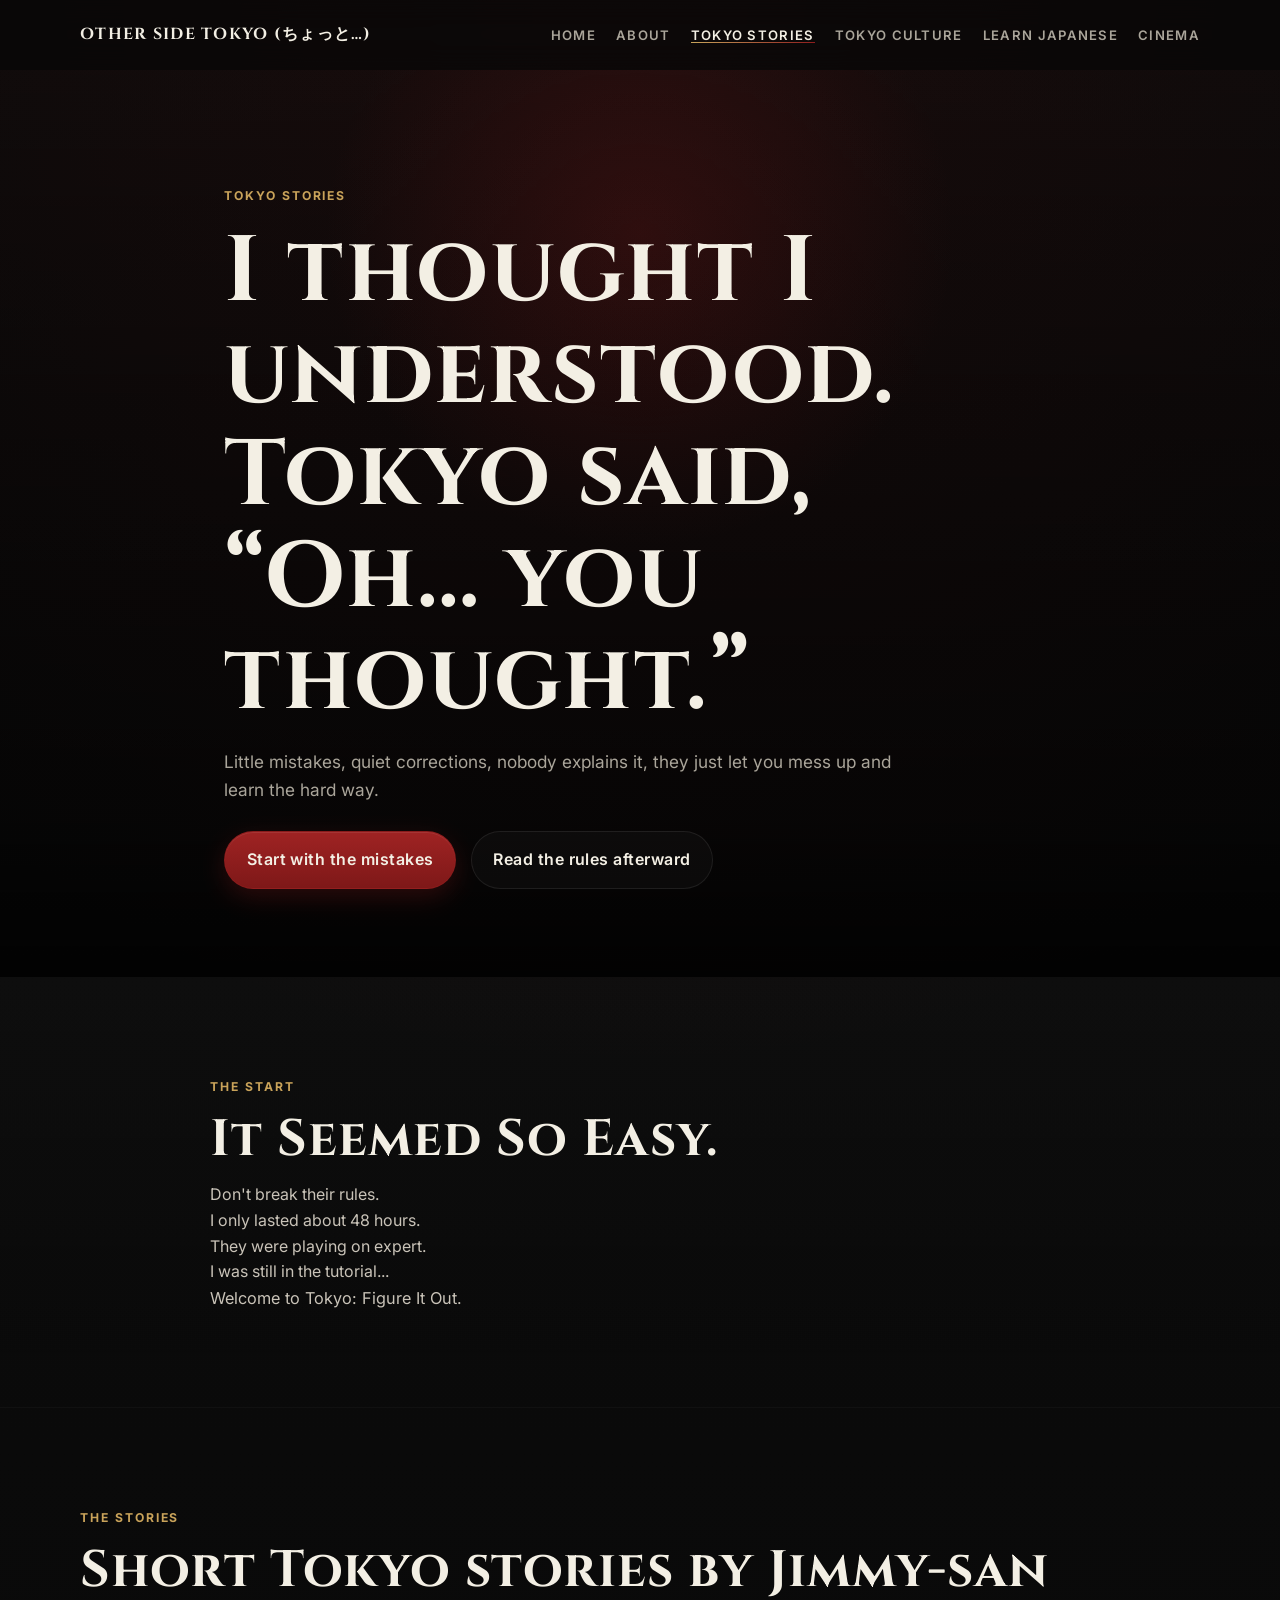
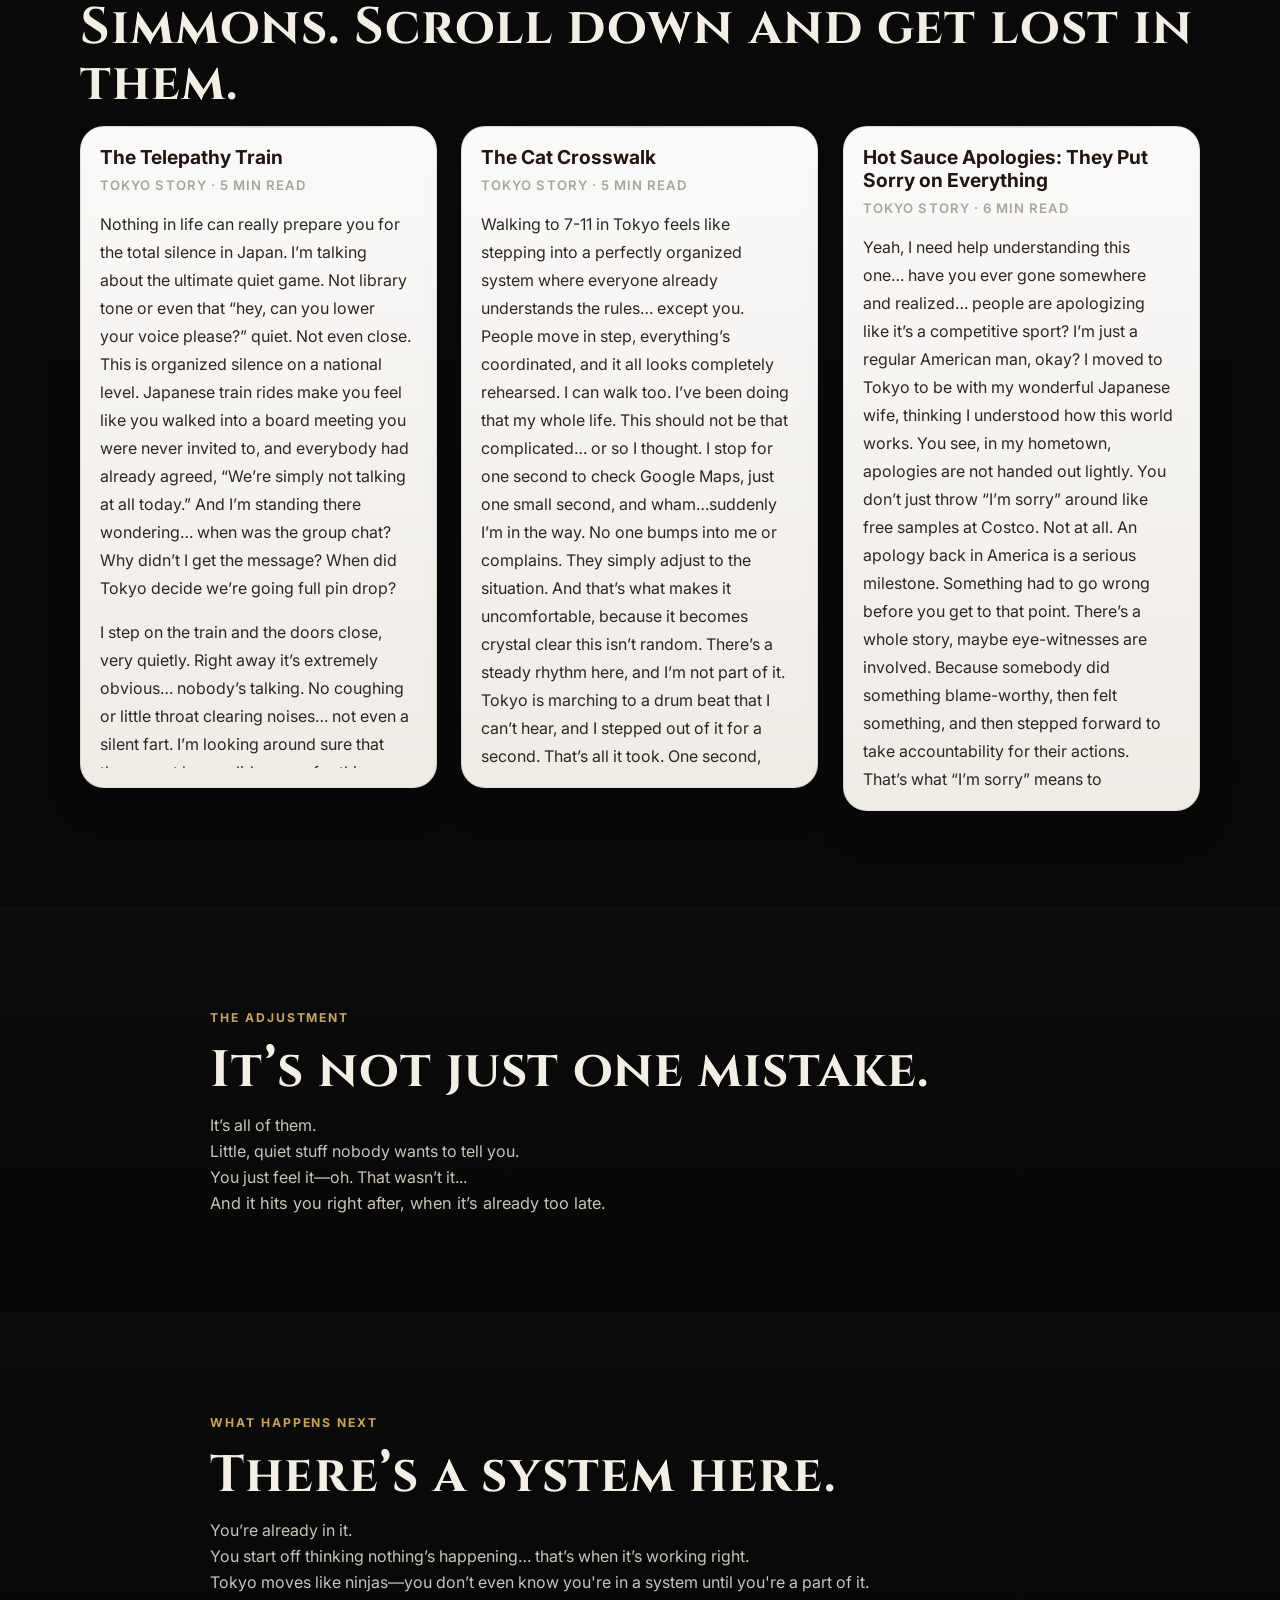
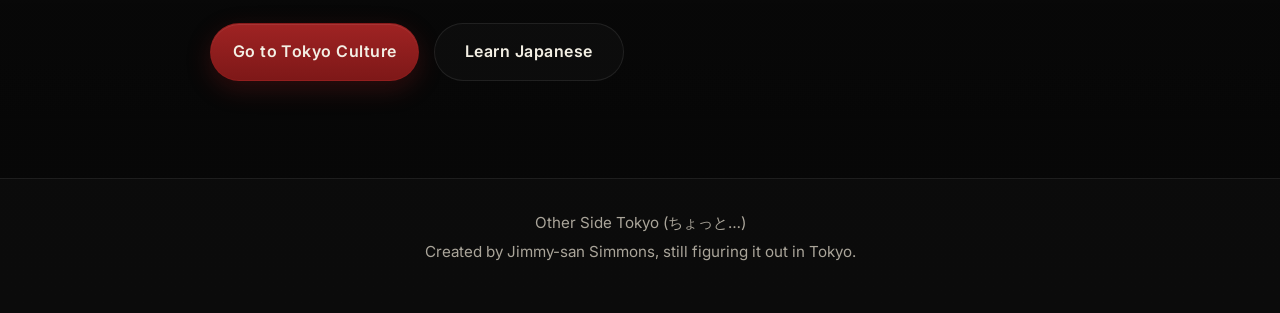
<file: tokyo-stories.html>
<!DOCTYPE html>
<html lang="en">
  <head>
    <meta charset="UTF-8" />
    <meta name="viewport" content="width=device-width, initial-scale=1.0" />
    <title>Tokyo Tales | Other Side Tokyo (ちょっと…)</title>
    <meta
      name="description"
      content="Tokyo Tales from Jimmy-san’s World: little missteps, silent course-corrections, and the American experience of learning Tokyo the hard way."
    />

    <link rel="preconnect" href="https://fonts.googleapis.com" />
    <link rel="preconnect" href="https://fonts.gstatic.com" crossorigin />
    <link
      href="https://fonts.googleapis.com/css2?family=Cinzel:wght@400;600;700&family=Inter:wght@400;500;600;700&display=swap"
      rel="stylesheet"
    />

    <link rel="stylesheet" href="style.css" />

    <style>
      /* Tokyo Stories page enhancements */
      .chapters .grid.story-grid {
        display: grid;
        grid-template-columns: repeat(3, minmax(0, 1fr));
        gap: 1.5rem;
        align-items: start;
      }

      .story-card {
        position: relative;
        display: flex;
        flex-direction: column;
        min-height: 0;
        border-radius: 24px;
        padding: 1.2rem;
        background: linear-gradient(
          180deg,
          rgba(255, 255, 255, 0.98) 0%,
          rgba(244, 240, 234, 0.98) 100%
        );
        border: 1px solid rgba(60, 40, 20, 0.12);
        box-shadow: 0 16px 40px rgba(0, 0, 0, 0.12);
        overflow: hidden;
        backdrop-filter: blur(8px);
        color: #1f1a17;
      }

      .story-card::before {
        content: "";
        position: absolute;
        inset: 0 0 auto 0;
        height: 4px;
        background: linear-gradient(
          90deg,
          rgba(177, 39, 4, 0.95),
          rgba(214, 146, 71, 0.95)
        );
      }

      .story-card h3 {
        margin: 0 0 0.35rem;
        line-height: 1.2;
        color: #23150f;
        font-weight: 700;
      }

      .story-meta {
        font-size: 0.82rem;
        letter-spacing: 0.08em;
        text-transform: uppercase;
        color: #7a5a46;
        margin-bottom: 0.9rem;
        font-weight: 600;
      }

      .story-scroll {
        position: relative;
        overflow-y: auto;
        max-height: min(62vh, 760px);
        padding-right: 0.35rem;
        padding-bottom: 1.25rem;
        scrollbar-width: thin;
        -webkit-overflow-scrolling: touch;
        overscroll-behavior: contain;
      }

      .story-scroll p {
        margin: 0 0 1rem;
        line-height: 1.75;
        color: #2f2622;
        font-size: 1rem;
      }

      .story-scroll p:last-of-type {
        margin-bottom: 0;
        color: #2f2622;
      }

      .story-scroll strong {
        color: #1d120d;
      }

      @media (max-width: 1080px) {
        .chapters .grid.story-grid {
          grid-template-columns: 1fr;
        }

        .story-card {
          padding: 1rem;
        }

        .story-scroll {
          max-height: 50vh;
        }
      }

      @media (max-width: 640px) {
        .story-card {
          border-radius: 20px;
        }

        .story-scroll {
          max-height: 58vh;
          padding-right: 0.15rem;
        }

        .story-scroll p {
          font-size: 0.98rem;
          line-height: 1.7;
        }
      }
    </style>
  </head>

  <body data-page="tokyo-stories">
    <header class="header">
      <div class="container header-inner">
        <a href="index.html" class="logo">Other Side Tokyo (ちょっと…)</a>

        <button
          class="menu-btn"
          id="menuBtn"
          type="button"
          aria-label="Toggle navigation menu"
          aria-expanded="false"
          aria-controls="nav"
        >
          ☰
        </button>

        <nav class="nav" id="nav" aria-label="Main navigation">
          <a href="index.html" data-nav="home">Home</a>
          <a href="about.html" data-nav="about">About</a>
          <a href="tokyo-stories.html" data-nav="tokyo-stories"
            >Tokyo Stories</a
          >
          <a href="tokyo-culture.html" data-nav="tokyo-culture"
            >Tokyo Culture</a
          >
          <a href="learn-japanese.html" data-nav="learn-japanese"
            >Learn Japanese</a
          >
          <a href="japanese-cinema.html" data-nav="japanese-cinema">Cinema</a>
        </nav>
      </div>
    </header>

    <main>
      <section class="hero" data-animate>
        <div class="container hero-inner">
          <p class="tag" data-animate data-delay="0ms">Tokyo Stories</p>

          <h1 data-animate data-delay="100ms">
            I thought I understood.<br />
            Tokyo said, “Oh… you thought.”
          </h1>

          <p class="sub" data-animate data-delay="180ms">
            Little mistakes, quiet corrections, nobody explains it, they just
            let you mess up and learn the hard way.
          </p>

          <div class="actions" data-animate data-delay="260ms">
            <a href="#stories" class="btn primary">Start with the mistakes</a>
            <a href="tokyo-culture.html" class="btn"
              >Read the rules afterward</a
            >
          </div>
        </div>
      </section>

      <section class="section intro" data-animate>
        <div class="container">
          <p class="tag">The start</p>
          <h2>It Seemed So Easy.</h2>
          <p>Don't break their rules.</p>
          <p>I only lasted about 48 hours.</p>
          <p>They were playing on expert.</p>
          <p>I was still in the tutorial...</p>
          <p>Welcome to Tokyo: Figure It Out.</p>
        </div>
      </section>

      <section class="section chapters" id="stories" data-animate>
        <div class="container">
          <p class="tag">The stories</p>
          <h2>
            Short Tokyo stories by Jimmy-san Simmons. Scroll down and get lost
            in them.
          </h2>

          <div class="grid story-grid">
            <article class="card story-card" data-animate data-delay="0ms">
              <h3>The Telepathy Train</h3>
              <p class="story-meta">Tokyo Story · 5 min read</p>
              <div
                class="story-scroll"
                aria-label="The Telepathy Train story text"
              >
                <p>
                  Nothing in life can really prepare you for the total silence
                  in Japan. I’m talking about the ultimate quiet game. Not
                  library tone or even that “hey, can you lower your voice
                  please?” quiet. Not even close. This is organized silence on a
                  national level. Japanese train rides make you feel like you
                  walked into a board meeting you were never invited to, and
                  everybody had already agreed, “We’re simply not talking at all
                  today.” And I’m standing there wondering… when was the group
                  chat? Why didn’t I get the message? When did Tokyo decide
                  we’re going full pin drop?
                </p>
                <p>
                  I step on the train and the doors close, very quietly. Right
                  away it’s extremely obvious… nobody’s talking. No coughing or
                  little throat clearing noises… not even a silent fart. I’m
                  looking around sure that there must be a valid reason for
                  this, maybe some sort of sign, something in English… did I
                  miss a clue? You know they say a lot over those announcement
                  speakers in Japanese… so I’m wondering, did that translate to
                  “please remain silent until further notice”?
                </p>
                <p>
                  But what really throws me off is how comfortable everybody
                  seems to be. Nobody seems tense or worried, and no one is
                  signaling that anything is wrong. Nothing even happened to
                  justify this level of silence. And nobody thinks it’s strange
                  at all. This is just… normal. Silence is apparently part of
                  the transportation system that comes with the ticket.
                </p>
                <p>
                  So I adjust as I think to myself, no problem, I can respect
                  this. Cultural awareness and samurai level discipline. I’ll
                  just adapt to the environment. So I’m looking out the window,
                  watching Tokyo glide by, modern skyscrapers and neon signs,
                  everything moving so silently it feels like a Charlie Chaplin
                  movie without subtitles. And I lean over a little, very
                  quietly, whispering to my wife, right in her ear… “yeah… we
                  should probably get Burger King later… maybe McDonald’s…” I
                  even feel good about being so culturally aware. I’m being
                  respectful and appreciating another way of life.
                </p>
                <p>
                  But I didn’t understand the point of this quiet game. I really
                  didn’t. So I whisper again, I laugh… and then I get that
                  strange feeling. You know that feeling you get when you
                  realize… somebody is watching you?
                </p>
                <p>
                  I look up, and there’s this old man just staring right at me.
                  Not a casual glance either. I’m talking about the death stare.
                  Ice cold and not shy about it. I deliberately broke a social
                  rule nobody needed to explain because everybody already knows
                  it. And now I’m thinking what’s the big deal, I’m whispering,
                  what’s this guy’s problem? But here’s what I didn’t know… if
                  you’re whispering, you’re already too loud. The rule isn’t
                  “try to keep it down.” The rule is… “don’t make any sound at
                  all. Silence is golden and that’s the standard.”
                </p>
                <p>
                  So at this point, I’m feeling like… alright Tokyo. We’re done
                  adapting.
                </p>
                <p>
                  I make eye contact with the old man across the train… and I
                  say one sentence.
                </p>
                <p>“Hey, we’ll switch to telepathy.”</p>
                <p>
                  Just one sentence of completely normal communication. Maybe a
                  little more enthusiastically than I had intended.
                </p>
                <p>And somehow… I become the problem.</p>
                <p>
                  Not a small one either. The whole train reacts to this. People
                  look up from their phones like, “what was that?” Somebody else
                  starts talking… in Japanese. Then another person comes back to
                  life. Then a couple more. Still quiet, but now there’s sound
                  and life. Progress in it’s early stages. I triggered something
                  and it turned into a domino effect. Suddenly speech was
                  spreading out all over the train.
                </p>
                <p>
                  And the strangest part? Nobody actually looks at me during any
                  of this. Except the old man. He stays mad the entire ride and
                  keeps glancing at me in disapproval. When we reached his
                  station he gets off the train, shaking his head. Then he
                  stops and turns back, looks at me through the window, and
                  gives me one last look of shame.
                </p>
                <p>…I wave goodbye to him.</p>
                <p>That’s how you know you’re in a different world.</p>
                <p>
                  Because where I’m from, somebody would have at least laughed
                  or, at the worst, said something sarcastic. There would be
                  some kind of verbal response. Here? Nothing but silence and
                  quiet judgment. And that’s worse. Because now I’m standing
                  there with my wife, clearly not blending in, talking… with
                  absolutely no feedback from anyone.
                </p>
                <p>
                  And she’s getting the look because she’s supposed to know
                  better. I can get away with it, as an outsider. But her? No.
                  She’s got no excuse. Now she’s looking at me with scorn in her
                  eyes.
                </p>
                <p>
                  But then something interesting happens on the train. People
                  start talking more. At first it’s just the kids, then even the
                  adults start chatting with each other. Because once the old
                  man got off the train, the pressure left with him and everyone
                  relaxed a little. Conversations start popping up, and
                  eventually nobody’s holding back.
                </p>
                <p>
                  So I’m standing there pondering… did I just override the
                  system?
                </p>
                <p>I believe I unlocked speech on a muted train.</p>
                <p>
                  Now I’m really wondering… what else is possible? Do I stop
                  here? Do I eat rice with a fork or walk inside with my shoes
                  on? No… that feels like way too much, even for me.
                </p>
                <p>But it really makes you think.</p>
                <p>I guess I never realized silence could be so loud.</p>
                <p>
                  Because on a Tokyo train… one quiet sentence… suddenly feels
                  like surround sound.
                </p>
              </div>
            </article>

            <article class="card story-card" data-animate data-delay="100ms">
              <h3>The Cat Crosswalk</h3>
              <p class="story-meta">Tokyo Story · 5 min read</p>
              <div
                class="story-scroll"
                aria-label="The Cat Crosswalk story text"
              >
                <p>
                  Walking to 7-11 in Tokyo feels like stepping into a perfectly
                  organized system where everyone already understands the rules…
                  except you. People move in step, everything’s coordinated, and
                  it all looks completely rehearsed. I can walk too. I’ve been
                  doing that my whole life. This should not be that complicated…
                  or so I thought. I stop for one second to check Google Maps,
                  just one small second, and wham…suddenly I’m in the way. No
                  one bumps into me or complains. They simply adjust to the
                  situation. And that’s what makes it uncomfortable, because it
                  becomes crystal clear this isn’t random. There’s a steady
                  rhythm here, and I’m not part of it. Tokyo is marching to a
                  drum beat that I can’t hear, and I stepped out of it for a
                  second. That’s all it took. One second, and I went from being
                  a person walking to being a big obstacle that needs to be
                  avoided. Nobody says anything at all, but you can see the flow
                  moving around you in a single file line, and at the same time
                  you start to admire how precise it all is. Then you step aside
                  and wait for the chance to jump back in.
                </p>
                <p>
                  Now I am paying careful attention. Everyone is on the left
                  side, moving in a geometrically perfect line, not drifting or
                  sloppy, and without hesitation. It’s not fast but it’s very
                  exact. So I try to match the pace. Stay on the left side, keep
                  a steady pace, leave some space between you and the person in
                  front of you, and don’t get in the way. Finally, I get in
                  where I fit in, and it actually starts to feel kind of
                  manageable. Then an orange and white cat comes out of a side
                  street and walks right in front of me. There wasn’t any
                  hesitation or awareness of anything around it, it just merged
                  into the line. And I think, well, now everything is going to
                  get crazy. It’s a wild cat walking around a society obsessed
                  with social discipline.
                </p>
                <p>
                  But nothing disorderly happens. The cat joins the line of
                  pedestrians and I’m the only one who was surprised by any of
                  this. It stays on the left side, moving carefully in the same
                  direction, keeps the same pace, the same social distance. So,
                  I find myself walking behind a cat as if this is a completely
                  normal part of the system. And it is!
                </p>
                <p>
                  At that point, I’m trying to understand what I am seeing,
                  because this is not how cats should behave. They don’t follow
                  human social structures. Cats don’t acknowledge rules. This
                  cat looks like it has somewhere to be. It has purpose. So I
                  watch it closer, because I already know no one back home would
                  ever believe this unless I make a video and post it on FB. We
                  arrive at a crosswalk. It’s early in the morning, around six
                  o’clock, middle of the week. There are no cars at all, so the
                  street is completely empty.
                </p>
                <p>Yet everyone stops.</p>
                <p>The cat stops too!</p>
                <p>
                  And this is where it becomes difficult to process. The cat is
                  standing almost at the line, leaving proper space, waiting
                  with everyone else. As if that wasn’t enough… no one reacts to
                  this, not even slightly. No one wants to bother the cat or
                  insult it’s dignity by singling it out. It’s treated as
                  entirely normal, as though this cat is just another
                  participant in the Japanese system. And I completely
                  understand people following rules, that makes sense. But a cat
                  following rules raises some serious questions.
                </p>
                <p>Because there are no cars… at all.</p>
                <p>
                  Where I’m from, that situation has a much different outcome.
                  In America, a crosswalk is more of a guideline than a
                  requirement. If there are no cars, you just cross the street.
                  If a police officer happens to notice, you might acknowledge
                  them, and that’s usually more than enough. The expectation is
                  really simple. You check both directions and then you go.
                  There is no reason to wait if there is no danger. Especially
                  if there are no cars on the road at all.
                </p>
                <p>But here in Japan, no one moves without permission.</p>
                <p>Not one single person… or cat.</p>
                <p>
                  Everyone stands there ever-so calmly, as if time itself is
                  paused until the signal changes from red to green. The rule
                  was settled and Tokyo is ruled by the rules. And so, I’m
                  looking at this tiger-striped cat, trying to understand why
                  it’s participating in something it doesn’t even need to
                  follow. It has no legal obligations or consequences to face.
                  It’s entirely free to leave at any moment and walk or climb
                  anywhere.
                </p>
                <p>
                  And yet, it waits at the crosswalk until the light says “go
                  ahead.”
                </p>
                <p>
                  Eventually, the light does turn green. Everyone starts walking
                  again, and the cat walks right along with them, keeping it’s
                  position. I’m still behind the cat, following like an
                  undercover cop, walking through the crosswalk in the same
                  rule-following manner.
                </p>
                <p>
                  And at that point, I’m no longer thinking about Tokyo.
                  It’s the comparison that stays on my mind. Japan is so very
                  different.
                </p>
                <p>
                  I stopped for one second and disrupted everything. This law
                  abiding cat entered the system, followed every rule, and made
                  no mistakes at all.
                </p>
                <p>I’m just trying to understand how things work.</p>
                <p>But even the cat is better at this than me.</p>
              </div>
            </article>

            <article class="card story-card" data-animate data-delay="200ms">
              <h3>Hot Sauce Apologies: They Put Sorry on Everything</h3>
              <p class="story-meta">Tokyo Story · 6 min read</p>
              <div
                class="story-scroll"
                aria-label="Hot Sauce Apologies: They Put Sorry on Everything story text"
              >
                <p>
                  Yeah, I need help understanding this one…
                  have you ever gone somewhere and realized…
                  people are apologizing like it’s a competitive sport? I’m just a
                  regular American man, okay? I moved to Tokyo to be with my
                  wonderful Japanese wife, thinking I understood how this world
                  works. You see, in my hometown, apologies are not handed out
                  lightly. You don’t just throw “I’m sorry” around like free
                  samples at Costco. Not at all. An apology back in America is a
                  serious milestone. Something had to go wrong before you get to
                  that point. There’s a whole story, maybe eye-witnesses are
                  involved. Because somebody did something blame-worthy, then
                  felt something, and then stepped forward to take
                  accountability for their actions. That’s what “I’m sorry”
                  means to Americans. It carries a lot of weight. It’s not a
                  causal “excuse me.” It’s a lot closer to repentance than
                  politeness. So imagine my confusion when I get to Tokyo and
                  people are apologizing… constantly. Not because something even
                  happened or because somebody messed up. Just… off gp. General
                  principle. Sorry in Tokyo is built into conversation like
                  punctuation marks.
                </p>
                <p>
                  I’m walking through Komeri looking for a nokogiri, 
                  minding my own business, and
                  somebody passes me with more than enough room to move around
                  me comfortably in the same aisle, “sumimasen.”
                  That means sorry. And I’m thinking… sorry for what? You didn’t
                  push me or even disturb my personal space. And then it keeps
                  casually happening more often. At train stations, walking on
                  sidewalks, in grocery stores. I go into an Ito Yokado, reach
                  for some rice, and I try it myself, “sumimasen.” And it so
                  feels… nice and smooth. As if I just tapped into some social
                  operating system I didn’t know was there all along. Then
                  somebody walks past me, “sumimasen.” I say it back,
                  “sumimasen.” Now we’re both apologizing for being there in the
                  same square footage. And nobody did anything wrong at all. At
                  that point, I’m just realizing, hold on… what are we even
                  apologizing for anymore? We’re just in it now because this is
                  an apology loop.
                </p>
                <p>
                  See, back home, if you apologize too much, people start
                  getting suspicious real quick. You say “sorry” three times in
                  a row, somebody’s going to stop you and ask, “Hey… what did
                  you do?” Now you’re under investigation, and you didn’t even
                  commit a crime. And in the USA, there’s this unspoken rule… if
                  you apologize too much, you seem fake or over-accommodating. 
                  Nobody wants to be
                  known as a people-pleaser because they usually fold under pressure. So
                  we don’t use “I’m sorry” lightly. We might say “my bad,” sure,
                  that’s used casually, but even that doesn’t mean repentance.
                  That’s just a quick acknowledgment, and it’s the closest thing
                  to the vague Japanese apology we’re referring to here. But
                  “I’m sorry”? That’s a lot heavier and closer to “I repent”
                  than “excuse me.” But in Japan, they use apologies like hot
                  sauce and put it on everything.
                </p>
                <p>
                  And the crazy part about it is, nobody looks or sounds guilty.
                  There’s not any tension in it because it’s smooth, almost like
                  breathing. And that’s when it finally clicked, and I
                  understood this isn’t about guilt. It’s about saying, “I see
                  you, recognize that I exist in your space, and I don’t want to
                  disturb your peace.” Think of it as preventive maintenance or
                  emotional insurance. Outside Japan, we wait until something
                  goes wrong and then deal with it before it gets out of hand,
                  sometimes not politely. But here in Tokyo, they handle
                  problems before they become situations. They even smooth the
                  moment before it has a chance to resemble a situation, wrapped
                  up with deep bows and polite tones.
                </p>
                <p>
                  Then I find out for myself… this isn’t just one apology level.
                  There's a whole lot more to this Japanese apology system. I
                  didn’t know that at first. I thought sorry was just sorry,
                  point blank. If you’re thinking, “Oh, sumimasen is just how
                  Japanese people say excuse me”… you’re not exactly wrong, but
                  it’s much deeper than that…because sumisamen is more like the
                  pre-apology. Fasten your seatbelt because we’re picking up the
                  pace now. They have different levels of apologies with their
                  own procedural mini systems attached. You’ve got the light
                  one, “sumimasen,” that’s the pre-apology, and it’s more like
                  excuse me, sliding past somebody lingo. Then you’ve got “gomen
                  nasai,” okay, now you actually did something that needs to be
                  addressed before a situation developes. You’re late for an
                  appointment, you forgot it was your turn to bring coffee, you
                  inconvenienced somebody at the mall. Then it escalates,
                  “moushiwake arimasen.” Now you’re in professional territory of
                  apologies. That’s workplace accountability, and we need to
                  talk about this one before HR gets involved. It's like…
                  customer service voice activated. Then you go a little bit
                  deeper, “taihen moushiwake gozaimasen.” This time, you’re
                  saying something profound and you need to take it seriously.
                  You’re bowing with sincere intention of humbling yourself in
                  front of the person you did dirty. And now, ladies and
                  gentlemen, comes the final level, known as the public apology.
                  This one is the long bow, the repeated statements of ultimate
                  regret, when the whole company’s standing there looking at you
                  like, “We hope you've reflected on this and have learned a valuable
                  lesson, and will do much better moving forward,” or someone’s
                  getting fired. And I’m really amazed by all this since… they
                  have apology choreography in Japan! This was all carefully
                  structured by somebody with a lot of forethought and
                  psychology skills.
                </p>
                <p>
                  But here’s what really made me slap myself, it works every
                  time. There’s no steady buildup of tension or lingering
                  resentment over the years. No small thing turning into a big
                  thing and everybody wondering who pushed the red button.
                  Everything just flows because everybody has already accounted
                  for the possibility of inconvenience. In the good old US of A,
                  somebody steps on your new shoes, it’s a moment. You’ve got
                  choices, America. You can choose to just ignore it, react on
                  the spot, escalate without thinking, or learn from the
                  Japanese. Out here in Japan? Those special moments dissolve
                  instantly like Tang. The little problem never becomes a
                  situation in the first place. And I’m living with the
                  realization now, if everybody’s apologizing and nobody’s doing
                  anything wrong… nothing even gets to the problem level, and it
                  definitely never hits the situation level. There’s checks and
                  balances all along the way. In Tokyo, everything feels
                  smoother, and nobody’s offended. But even if they are
                  offended, they at least have procedures set in place to
                  prevent escalations. You can be mad if you want, but so and so
                  said the right apology and bowed at the right angle. Life goes
                  on.
                </p>
                <p>
                  And I had to re inventory my own apology process, because I
                  came from a place where apologies felt like being phony. It
                  meant giving something up... credibility, which some refer to
                  as respect. But in Samurai Land, it’s not surrender at
                  all. The apologies are another part of how this society stays
                  in harmony. It’s the same harmony as standing quietly on the
                  train, walking on the correct side, waiting at the crosswalk
                  even when no cars are coming. This whole Japanese social
                  ecosystem is all inter-connected with rules from the ancient
                  ninja days. And somewhere along the path in my adventures
                  through Tokyo, without even realizing it, I stopped refusing
                  to apologize and fighting everything and started apologizing
                  to stay synchronized. And once I understood apologies on a
                  higher level, there was nothing left to fight about.
                </p>
              </div>
            </article>
          </div>
        </div>
      </section>

      <section class="section philosophy" data-animate>
        <div class="container">
          <p class="tag">The adjustment</p>
          <h2>It’s not just one mistake.</h2>
          <p>It’s all of them.</p>
          <p>Little, quiet stuff nobody wants to tell you.</p>
          <p>You just feel it—oh. That wasn’t it...</p>
          <p>And it hits you right after, when it’s already too late.</p>
        </div>
      </section>

      <section class="section closing" data-animate>
        <div class="container">
          <p class="tag">What happens next</p>
          <h2>There’s a system here.</h2>
          <p>You’re already in it.</p>
          <p>
            You start off thinking nothing’s happening… that’s when it’s working
            right.
          </p>
          <p>
            Tokyo moves like ninjas—you don’t even know you're in a system until
            you're a part of it.
          </p>

          <div class="actions">
            <a href="tokyo-culture.html" class="btn primary"
              >Go to Tokyo Culture</a
            >
            <a href="learn-japanese.html" class="btn">Learn Japanese</a>
          </div>
        </div>
      </section>
    </main>

    <footer class="footer">
      <div class="container">
        <p>Other Side Tokyo (ちょっと…)</p>
        <p>Created by Jimmy-san Simmons, still figuring it out in Tokyo.</p>
      </div>
    </footer>

    <script src="script.js"></script>
  </body>
</html>
</file>
<file: style.css>
/* =========================
   BASE / RESET
========================= */
*,
*::before,
*::after {
  box-sizing: border-box;
}

:root {
  --bg: #090909;
  --bg-soft: #111111;
  --bg-panel: rgba(255, 255, 255, 0.03);
  --text: #f3efe4;
  --text-dim: #aaa59a;
  --text-soft: #c9c3b8;
  --accent: #8f1d1d;
  --accent-strong: #b32626;
  --accent-glow: rgba(143, 29, 29, 0.35);
  --gold: #c9a35a;
  --gold-soft: rgba(201, 163, 90, 0.18);
  --border: #2a2a2a;
  --border-soft: rgba(255, 255, 255, 0.08);
  --shadow: 0 18px 60px rgba(0, 0, 0, 0.35);
  --radius: 18px;
  --radius-sm: 12px;
  --header-height: 70px;
  --transition-fast: 180ms ease;
  --transition: 280ms ease;
  --transition-slow: 420ms ease;
}

html {
  scroll-behavior: smooth;
}

body {
  margin: 0;
  background: radial-gradient(
      circle at top,
      rgba(143, 29, 29, 0.14),
      transparent 30%
    ),
    linear-gradient(180deg, #0d0d0d 0%, #090909 55%, #070707 100%);
  color: var(--text);
  font-family: "Inter", sans-serif;
  line-height: 1.6;
  overflow-x: hidden;
  min-width: 320px;
}

body.menu-open {
  overflow: hidden;
}

img {
  max-width: 100%;
  display: block;
}

a {
  color: inherit;
}

button,
input,
textarea,
select {
  font: inherit;
}

main {
  display: block;
}

.container {
  width: min(100% - 1.5rem, 1120px);
  margin: 0 auto;
}

.section {
  position: relative;
  padding: 4.5rem 0;
}

.section + .section {
  border-top: 1px solid rgba(255, 255, 255, 0.03);
}

/* =========================
   TYPOGRAPHY
========================= */
h1,
h2,
h3 {
  margin: 0 0 0.85rem;
  line-height: 1.1;
}

h1,
h2 {
  font-family: "Cinzel", serif;
  letter-spacing: 0.02em;
}

h1 {
  font-size: clamp(2.6rem, 8vw, 5.8rem);
}

h2 {
  font-size: clamp(1.9rem, 5vw, 3.2rem);
}

h3 {
  font-size: 1.2rem;
  font-weight: 600;
}

p {
  margin: 0;
  color: var(--text-soft);
}

.tag {
  display: inline-block;
  margin-bottom: 1rem;
  color: var(--gold);
  font-size: 0.76rem;
  font-weight: 700;
  letter-spacing: 0.16em;
  text-transform: uppercase;
}

.sub {
  max-width: 42rem;
  font-size: 1rem;
  color: var(--text-dim);
}

/* =========================
   HEADER
========================= */
.header {
  position: sticky;
  top: 0;
  z-index: 1000;
  height: var(--header-height);
  border-bottom: 1px solid transparent;
  background: rgba(6, 6, 6, 0.72);
  backdrop-filter: blur(14px);
  transition: background var(--transition), border-color var(--transition),
    box-shadow var(--transition), transform var(--transition);
}

.header.scrolled {
  background: rgba(6, 6, 6, 0.9);
  border-bottom-color: var(--border-soft);
  box-shadow: 0 10px 30px rgba(0, 0, 0, 0.28);
}

.header-inner {
  position: relative;
  display: flex;
  align-items: center;
  justify-content: space-between;
  min-height: var(--header-height);
  gap: 1rem;
}

.logo {
  display: inline-flex;
  align-items: center;
  text-decoration: none;
  font-family: "Cinzel", serif;
  font-size: 1rem;
  font-weight: 700;
  letter-spacing: 0.08em;
  text-transform: uppercase;
  color: var(--text);
  transition: color var(--transition-fast), opacity var(--transition-fast);
}

.logo:hover {
  color: #ffffff;
  opacity: 0.95;
}

/* =========================
   NAV
========================= */
.menu-btn {
  display: inline-flex;
  align-items: center;
  justify-content: center;
  width: 46px;
  height: 46px;
  padding: 0;
  border: 1px solid var(--border-soft);
  border-radius: 999px;
  background: rgba(255, 255, 255, 0.03);
  color: var(--text);
  font-size: 1.35rem;
  cursor: pointer;
  transition: transform var(--transition-fast),
    border-color var(--transition-fast), background var(--transition-fast),
    box-shadow var(--transition-fast);
}

.menu-btn:hover,
.menu-btn:focus-visible {
  border-color: rgba(201, 163, 90, 0.45);
  background: rgba(255, 255, 255, 0.05);
  box-shadow: 0 0 0 4px rgba(201, 163, 90, 0.08);
  outline: none;
}

.nav {
  display: none;
  flex-direction: column;
  gap: 0.35rem;
  position: absolute;
  top: calc(100% + 0.5rem);
  left: 0;
  right: 0;
  padding: 0.85rem;
  border: 1px solid var(--border-soft);
  border-radius: 20px;
  background: linear-gradient(
    180deg,
    rgba(18, 18, 18, 0.96),
    rgba(10, 10, 10, 0.96)
  );
  box-shadow: var(--shadow);
}

.nav.open {
  display: flex;
}

.nav a {
  position: relative;
  display: inline-flex;
  align-items: center;
  width: 100%;
  padding: 0.75rem 0.2rem;
  color: var(--text-dim);
  text-decoration: none;
  font-size: 0.82rem;
  font-weight: 600;
  letter-spacing: 0.1em;
  text-transform: uppercase;
  transition: color var(--transition-fast), transform var(--transition-fast),
    opacity var(--transition-fast);
}

.nav a::after {
  content: "";
  position: absolute;
  left: 0;
  bottom: 0.45rem;
  width: 0;
  height: 1px;
  background: linear-gradient(90deg, var(--gold), var(--accent));
  transition: width var(--transition);
}

.nav a:hover,
.nav a.active,
.nav a[aria-current="page"] {
  color: var(--text);
}

.nav a:hover::after,
.nav a.active::after,
.nav a[aria-current="page"]::after {
  width: 100%;
}

/* =========================
   HERO
========================= */
.hero {
  position: relative;
  min-height: calc(100vh - var(--header-height));
  display: flex;
  align-items: center;
  padding: 5rem 0 4rem;
  overflow: clip;
}

.hero::before {
  content: "";
  position: absolute;
  inset: 0;
  background: radial-gradient(
      circle at 50% 18%,
      rgba(143, 29, 29, 0.22),
      transparent 32%
    ),
    linear-gradient(180deg, rgba(0, 0, 0, 0.18), rgba(0, 0, 0, 0.56));
  pointer-events: none;
}

.hero::after {
  content: "";
  position: absolute;
  inset: auto 0 0 0;
  height: 160px;
  background: linear-gradient(180deg, transparent, rgba(0, 0, 0, 0.5));
  pointer-events: none;
}

.hero-inner {
  position: relative;
  z-index: 1;
  width: 100%;
  max-width: 52rem;
}

.hero h1 {
  margin-bottom: 1rem;
  text-wrap: balance;
}

.hero .sub {
  margin-bottom: 0;
  max-width: 44rem;
  font-size: 1.02rem;
}

.actions {
  display: flex;
  flex-direction: column;
  gap: 0.9rem;
  margin-top: 1.75rem;
}

/* =========================
   BUTTONS
========================= */
.btn {
  display: inline-flex;
  align-items: center;
  justify-content: center;
  min-height: 52px;
  width: 100%;
  padding: 0.95rem 1.35rem;
  border: 1px solid var(--border-soft);
  border-radius: 999px;
  background: rgba(255, 255, 255, 0.025);
  color: var(--text);
  text-decoration: none;
  font-weight: 600;
  letter-spacing: 0.03em;
  transition: transform var(--transition-fast),
    border-color var(--transition-fast), background var(--transition-fast),
    box-shadow var(--transition-fast), color var(--transition-fast);
  -webkit-tap-highlight-color: transparent;
}

.btn:hover,
.btn:focus-visible {
  transform: translateY(-2px);
  border-color: rgba(201, 163, 90, 0.35);
  background: rgba(255, 255, 255, 0.05);
  box-shadow: 0 10px 30px rgba(0, 0, 0, 0.22);
  outline: none;
}

.btn.primary {
  border-color: rgba(143, 29, 29, 0.7);
  background: linear-gradient(180deg, #9f2323 0%, #7e1818 100%);
  box-shadow: 0 8px 24px rgba(143, 29, 29, 0.28),
    inset 0 1px 0 rgba(255, 255, 255, 0.08);
}

.btn.primary:hover,
.btn.primary:focus-visible {
  border-color: rgba(201, 163, 90, 0.4);
  box-shadow: 0 12px 32px rgba(143, 29, 29, 0.34), 0 0 24px var(--accent-glow);
}

.is-pressing {
  transform: scale(0.985);
}

/* =========================
   CONTENT BLOCKS
========================= */
.intro,
.philosophy,
.closing {
  background: linear-gradient(
    180deg,
    rgba(255, 255, 255, 0.015),
    rgba(255, 255, 255, 0)
  );
}

.intro .container,
.philosophy .container,
.closing .container {
  max-width: 860px;
}

.intro p:last-child,
.philosophy p:last-child,
.closing p:last-child {
  font-size: 1.02rem;
}

/* =========================
   GRID / CARDS
========================= */
.grid {
  display: grid;
  grid-template-columns: 1fr;
  gap: 1rem;
}

.card {
  position: relative;
  display: block;
  padding: 1.4rem;
  border: 1px solid var(--border-soft);
  border-radius: var(--radius);
  background: linear-gradient(
    180deg,
    rgba(255, 255, 255, 0.035),
    rgba(255, 255, 255, 0.015)
  );
  text-decoration: none;
  overflow: hidden;
  isolation: isolate;
  transition: transform var(--transition), border-color var(--transition),
    box-shadow var(--transition), background var(--transition);
  -webkit-tap-highlight-color: transparent;
}

.card::before {
  content: "";
  position: absolute;
  inset: 0;
  background: linear-gradient(
    135deg,
    transparent 0%,
    rgba(143, 29, 29, 0.12) 45%,
    transparent 100%
  );
  opacity: 0;
  transition: opacity var(--transition);
  z-index: -1;
}

.card::after {
  content: "";
  position: absolute;
  top: 0;
  left: 0;
  width: 100%;
  height: 1px;
  background: linear-gradient(
    90deg,
    transparent,
    rgba(201, 163, 90, 0.6),
    transparent
  );
  opacity: 0.5;
}

.card h3 {
  margin-bottom: 0.65rem;
  color: var(--text);
}

.card p {
  color: var(--text-dim);
}

.card:hover,
.card:focus-visible {
  transform: translateY(-6px);
  border-color: rgba(201, 163, 90, 0.22);
  box-shadow: 0 18px 38px rgba(0, 0, 0, 0.28), 0 0 24px rgba(143, 29, 29, 0.08);
  outline: none;
}

.card:hover::before,
.card:focus-visible::before {
  opacity: 1;
}

/* =========================
   FOOTER
========================= */
.footer {
  border-top: 1px solid var(--border-soft);
  padding: 2rem 0 3rem;
  background: rgba(255, 255, 255, 0.015);
}

.footer .container {
  display: grid;
  gap: 0.35rem;
  text-align: center;
}

.footer p {
  color: var(--text-dim);
  font-size: 0.95rem;
}

/* =========================
   REVEAL SYSTEM
========================= */
.reveal {
  opacity: 0;
  transform: translateY(22px);
  filter: blur(6px);
  transition: opacity 700ms ease, transform 700ms ease, filter 700ms ease;
  will-change: opacity, transform, filter;
}

.revealed {
  opacity: 1;
  transform: translateY(0);
  filter: blur(0);
}

/* =========================
   ACCESSIBILITY / MOTION
========================= */
@media (prefers-reduced-motion: reduce) {
  html {
    scroll-behavior: auto;
  }

  *,
  *::before,
  *::after {
    animation: none !important;
    transition: none !important;
  }

  .reveal,
  .revealed {
    opacity: 1 !important;
    transform: none !important;
    filter: none !important;
  }
}

/* =========================
   TABLET
========================= */
@media (min-width: 700px) {
  .container {
    width: min(100% - 2rem, 1120px);
  }

  .section {
    padding: 5.5rem 0;
  }

  .actions {
    flex-direction: row;
    flex-wrap: wrap;
  }

  .btn {
    width: auto;
    min-width: 190px;
  }

  .grid {
    grid-template-columns: repeat(2, minmax(0, 1fr));
    gap: 1.2rem;
  }

  .card {
    padding: 1.65rem;
  }
}

/* =========================
   DESKTOP
========================= */
@media (min-width: 1000px) {
  .header-inner {
    gap: 2rem;
  }

  .menu-btn {
    display: none;
  }

  .nav {
    display: flex !important;
    position: static;
    flex-direction: row;
    align-items: center;
    justify-content: flex-end;
    gap: 1.25rem;
    padding: 0;
    border: 0;
    border-radius: 0;
    background: transparent;
    box-shadow: none;
  }

  .nav a {
    width: auto;
    padding: 0.3rem 0;
  }

  .hero {
    padding: 7rem 0 5.5rem;
  }

  .hero .sub {
    font-size: 1.08rem;
  }

  .grid {
    grid-template-columns: repeat(3, minmax(0, 1fr));
    gap: 1.3rem;
  }
}

/* =========================
   LARGE DESKTOP
========================= */
@media (min-width: 1280px) {
  .hero {
    min-height: calc(100vh - var(--header-height));
  }

  .section {
    padding: 6rem 0;
  }
}
</file>
